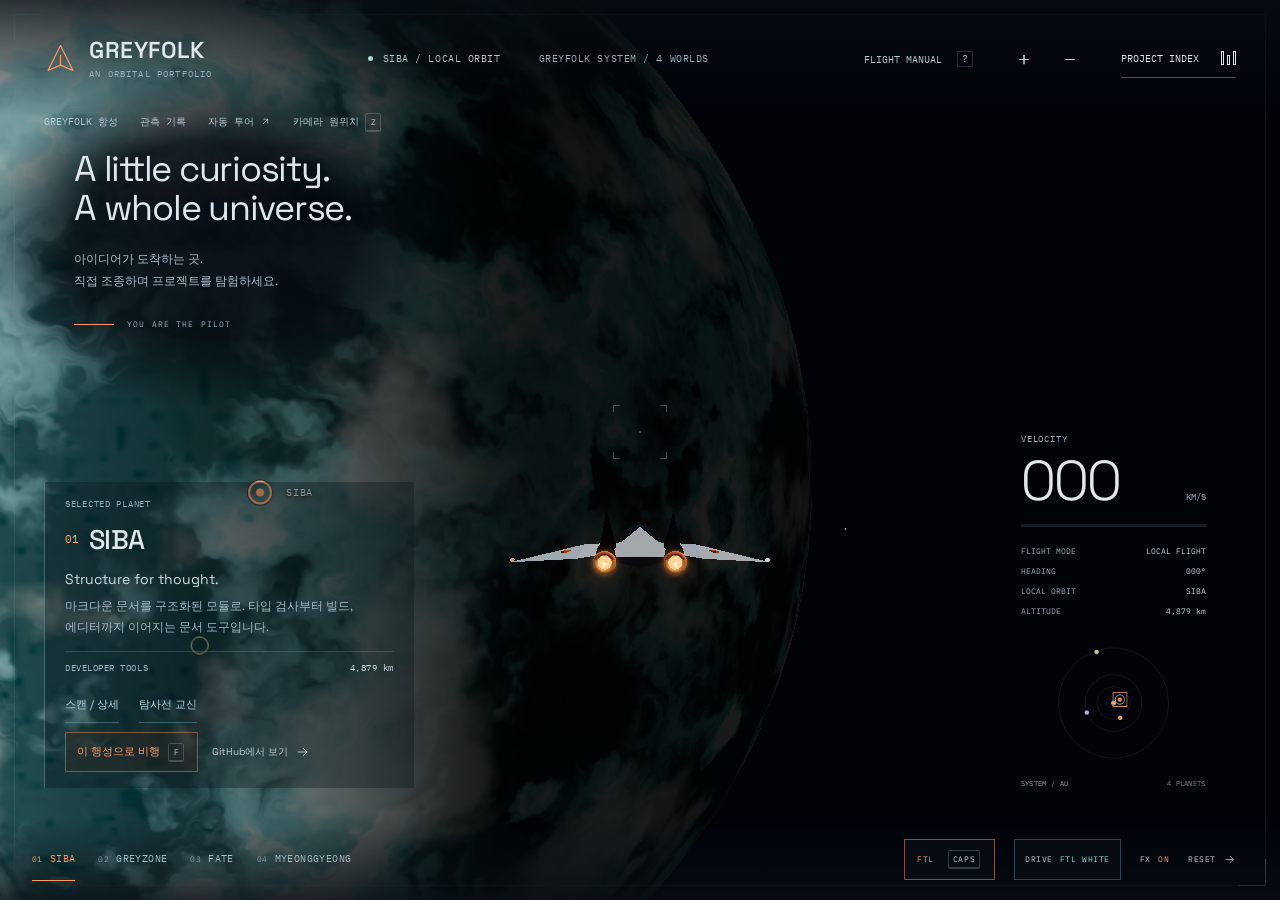
<file: index.html>
<!doctype html>
<html lang="ko">
  <head>
    <meta charset="UTF-8" />
    <meta name="viewport" content="width=device-width, initial-scale=1.0, viewport-fit=cover" />
    <meta name="theme-color" content="#080e14" />
    <meta name="description" content="Explore Greyfolk's projects. A playable journey through an orbital portfolio." />
    <link rel="icon" type="image/svg+xml" href="/favicon.svg" />
    <title>GREYFOLK — An orbital portfolio</title>
    <script type="module" crossorigin src="/assets/main-DBHv2wlA.js"></script>
    <link rel="modulepreload" crossorigin href="/assets/catalog-DRl95PrL.js">
    <link rel="modulepreload" crossorigin href="/assets/directory-DTv7NWkO.js">
    <link rel="modulepreload" crossorigin href="/assets/flight-model-rv3u9mqF.js">
    <link rel="stylesheet" crossorigin href="/assets/directory-h1FIi5xz.css">
    <link rel="stylesheet" crossorigin href="/assets/main-CfHWtFMU.css">
  </head>
  <body>
    <div id="app"></div>
    <noscript><main style="color:#e3eaf0;background:#080e14;padding:3rem;font-family:sans-serif"><h1>GREYFOLK</h1><p><a href="/projects.html">모든 프로젝트와 설명 보기</a></p><ul><li><a href="https://github.com/greyfolk99/siba">SIBA</a></li><li><a href="https://github.com/greyfolk99/claude-greyzone">Greyzone</a></li><li><a href="https://github.com/greyfolk99/fate-js">Fate</a></li><li><a href="https://greyfolk99.github.io/myeonggyeong/">명경</a></li></ul></main></noscript>
  </body>
</html>
</file>
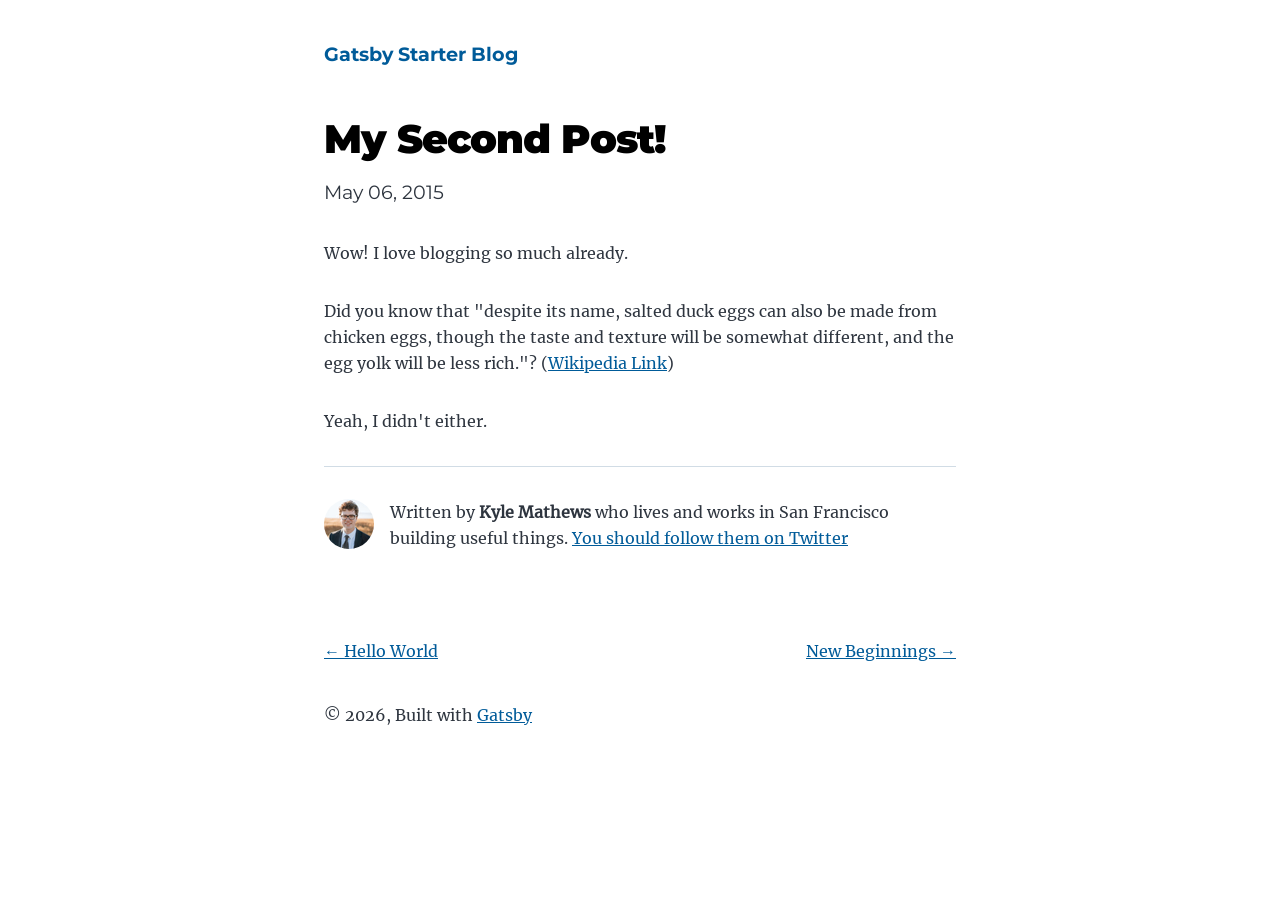
<file: my-second-post/index.html>
<!DOCTYPE html><html lang="en"><head><meta charSet="utf-8"/><meta http-equiv="x-ua-compatible" content="ie=edge"/><meta name="viewport" content="width=device-width, initial-scale=1, shrink-to-fit=no"/><meta name="generator" content="Gatsby 5.7.0"/><meta name="description" content="Wow! I love blogging so much already. Did you know that &quot;despite its name, salted duck eggs can also be made from
chicken eggs, though the taste and texture…" data-gatsby-head="true"/><meta property="og:title" content="My Second Post!" data-gatsby-head="true"/><meta property="og:description" content="Wow! I love blogging so much already. Did you know that &quot;despite its name, salted duck eggs can also be made from
chicken eggs, though the taste and texture…" data-gatsby-head="true"/><meta property="og:type" content="website" data-gatsby-head="true"/><meta name="twitter:card" content="summary" data-gatsby-head="true"/><meta name="twitter:creator" content="kylemathews" data-gatsby-head="true"/><meta name="twitter:title" content="My Second Post!" data-gatsby-head="true"/><meta name="twitter:description" content="Wow! I love blogging so much already. Did you know that &quot;despite its name, salted duck eggs can also be made from
chicken eggs, though the taste and texture…" data-gatsby-head="true"/><style data-href="/styles.7d940a7c8fecc63d186a.css" data-identity="gatsby-global-css">@font-face{font-display:swap;font-family:MontserratVariable;font-style:normal;font-weight:100 900;src:url(/static/montserrat-cyrillic-variable-wghtOnly-normal-f41a9bc7688bda1e84508030cb5c18fe.woff2) format("woff2");unicode-range:u+0301,u+0400-045f,u+0490-0491,u+04b0-04b1,u+2116}@font-face{font-display:swap;font-family:MontserratVariable;font-style:normal;font-weight:100 900;src:url(/static/montserrat-cyrillic-ext-variable-wghtOnly-normal-639b3c91831427d83cd3984af014778c.woff2) format("woff2");unicode-range:u+0460-052f,u+1c80-1c88,u+20b4,u+2de0-2dff,u+a640-a69f,u+fe2e-fe2f}@font-face{font-display:swap;font-family:MontserratVariable;font-style:normal;font-weight:100 900;src:url(/static/montserrat-latin-variable-wghtOnly-normal-b66f2d18f66f15c3ac56a2f4d68b3be5.woff2) format("woff2");unicode-range:u+00??,u+0131,u+0152-0153,u+02bb-02bc,u+02c6,u+02da,u+02dc,u+2000-206f,u+2074,u+20ac,u+2122,u+2191,u+2193,u+2212,u+2215,u+feff,u+fffd}@font-face{font-display:swap;font-family:MontserratVariable;font-style:normal;font-weight:100 900;src:url(/static/montserrat-latin-ext-variable-wghtOnly-normal-9f73369162c4382215d4317ba362fe1e.woff2) format("woff2");unicode-range:u+0100-024f,u+0259,u+1e??,u+2020,u+20a0-20ab,u+20ad-20cf,u+2113,u+2c60-2c7f,u+a720-a7ff}@font-face{font-display:swap;font-family:MontserratVariable;font-style:normal;font-weight:100 900;src:url([data-uri]) format("woff2");unicode-range:u+0102-0103,u+0110-0111,u+0128-0129,u+0168-0169,u+01a0-01a1,u+01af-01b0,u+1ea0-1ef9,u+20ab}@font-face{font-display:swap;font-family:Merriweather;font-style:normal;font-weight:400;src:url(/static/merriweather-cyrillic-ext-400-normal-2a880e22b1b888ab54652a36d43b7f16.woff2) format("woff2"),url(/static/merriweather-all-400-normal-5e7a0e6a9b864b89292d60ba5da59d4b.woff) format("woff");unicode-range:u+0460-052f,u+1c80-1c88,u+20b4,u+2de0-2dff,u+a640-a69f,u+fe2e-fe2f}@font-face{font-display:swap;font-family:Merriweather;font-style:normal;font-weight:400;src:url(/static/merriweather-cyrillic-400-normal-fde0b55efc50742fb57fbebbb11c572f.woff2) format("woff2"),url(/static/merriweather-all-400-normal-5e7a0e6a9b864b89292d60ba5da59d4b.woff) format("woff");unicode-range:u+0301,u+0400-045f,u+0490-0491,u+04b0-04b1,u+2116}@font-face{font-display:swap;font-family:Merriweather;font-style:normal;font-weight:400;src:url([data-uri]) format("woff2"),url(/static/merriweather-all-400-normal-5e7a0e6a9b864b89292d60ba5da59d4b.woff) format("woff");unicode-range:u+0102-0103,u+0110-0111,u+0128-0129,u+0168-0169,u+01a0-01a1,u+01af-01b0,u+1ea0-1ef9,u+20ab}@font-face{font-display:swap;font-family:Merriweather;font-style:normal;font-weight:400;src:url(/static/merriweather-latin-ext-400-normal-4657f5ab02d5923d223f96a9155a9bdc.woff2) format("woff2"),url(/static/merriweather-all-400-normal-5e7a0e6a9b864b89292d60ba5da59d4b.woff) format("woff");unicode-range:u+0100-024f,u+0259,u+1e??,u+2020,u+20a0-20ab,u+20ad-20cf,u+2113,u+2c60-2c7f,u+a720-a7ff}@font-face{font-display:swap;font-family:Merriweather;font-style:normal;font-weight:400;src:url(/static/merriweather-latin-400-normal-e009f21405b4d7e893674b69deb4cf4a.woff2) format("woff2"),url(/static/merriweather-all-400-normal-5e7a0e6a9b864b89292d60ba5da59d4b.woff) format("woff");unicode-range:u+00??,u+0131,u+0152-0153,u+02bb-02bc,u+02c6,u+02da,u+02dc,u+2000-206f,u+2074,u+20ac,u+2122,u+2191,u+2193,u+2212,u+2215,u+feff,u+fffd}

/*! normalize.css v8.0.1 | MIT License | github.com/necolas/normalize.css */html{-webkit-text-size-adjust:100%;line-height:1.15}body{margin:0}main{display:block}h1{font-size:2em;margin:.67em 0}hr{box-sizing:content-box;height:0;overflow:visible}pre{font-family:monospace,monospace;font-size:1em}a{background-color:transparent}abbr[title]{border-bottom:none;text-decoration:underline;-webkit-text-decoration:underline dotted;text-decoration:underline dotted}b,strong{font-weight:bolder}code,kbd,samp{font-family:monospace,monospace;font-size:1em}small{font-size:80%}sub,sup{font-size:75%;line-height:0;position:relative;vertical-align:baseline}sub{bottom:-.25em}sup{top:-.5em}img{border-style:none}button,input,optgroup,select,textarea{font-family:inherit;font-size:100%;line-height:1.15;margin:0}button,input{overflow:visible}button,select{text-transform:none}[type=button],[type=reset],[type=submit],button{-webkit-appearance:button}[type=button]::-moz-focus-inner,[type=reset]::-moz-focus-inner,[type=submit]::-moz-focus-inner,button::-moz-focus-inner{border-style:none;padding:0}[type=button]:-moz-focusring,[type=reset]:-moz-focusring,[type=submit]:-moz-focusring,button:-moz-focusring{outline:1px dotted ButtonText}fieldset{padding:.35em .75em .625em}legend{box-sizing:border-box;color:inherit;display:table;max-width:100%;padding:0;white-space:normal}progress{vertical-align:baseline}textarea{overflow:auto}[type=checkbox],[type=radio]{box-sizing:border-box;padding:0}[type=number]::-webkit-inner-spin-button,[type=number]::-webkit-outer-spin-button{height:auto}[type=search]{-webkit-appearance:textfield;outline-offset:-2px}[type=search]::-webkit-search-decoration{-webkit-appearance:none}::-webkit-file-upload-button{-webkit-appearance:button;font:inherit}details{display:block}summary{display:list-item}[hidden]{display:none}:root{--maxWidth-none:"none";--maxWidth-xs:20rem;--maxWidth-sm:24rem;--maxWidth-md:28rem;--maxWidth-lg:32rem;--maxWidth-xl:36rem;--maxWidth-2xl:42rem;--maxWidth-3xl:48rem;--maxWidth-4xl:56rem;--maxWidth-full:"100%";--maxWidth-wrapper:var(--maxWidth-2xl);--spacing-px:"1px";--spacing-0:0;--spacing-1:0.25rem;--spacing-2:0.5rem;--spacing-3:0.75rem;--spacing-4:1rem;--spacing-5:1.25rem;--spacing-6:1.5rem;--spacing-8:2rem;--spacing-10:2.5rem;--spacing-12:3rem;--spacing-16:4rem;--spacing-20:5rem;--spacing-24:6rem;--spacing-32:8rem;--fontFamily-sans:"MontserratVariable",system-ui,-apple-system,BlinkMacSystemFont,"Segoe UI",Roboto,"Helvetica Neue",Arial,"Noto Sans",sans-serif,"Apple Color Emoji","Segoe UI Emoji","Segoe UI Symbol","Noto Color Emoji";--fontFamily-serif:"Merriweather","Georgia",Cambria,"Times New Roman",Times,serif;--font-body:var(--fontFamily-serif);--font-heading:var(--fontFamily-sans);--fontWeight-normal:400;--fontWeight-bold:700;--fontWeight-black:900;--fontSize-root:16px;--lineHeight-none:1;--lineHeight-tight:1.1;--lineHeight-normal:1.5;--lineHeight-relaxed:1.625;--fontSize-0:0.833rem;--fontSize-1:1rem;--fontSize-2:1.2rem;--fontSize-3:1.44rem;--fontSize-4:1.728rem;--fontSize-5:2.074rem;--fontSize-6:2.488rem;--fontSize-7:2.986rem;--color-primary:#005b99;--color-text:#2e353f;--color-text-light:#4f5969;--color-heading:#1a202c;--color-heading-black:#000;--color-accent:#d1dce5}*,:after,:before{box-sizing:border-box}html{-webkit-font-smoothing:antialiased;-moz-osx-font-smoothing:grayscale;font-size:var(--fontSize-root);line-height:var(--lineHeight-normal)}body{color:var(--color-text);font-family:var(--font-body);font-size:var(--fontSize-1)}footer{padding:var(--spacing-6) var(--spacing-0)}hr{background:var(--color-accent);border:0;height:1px}h1,h2,h3,h4,h5,h6{font-family:var(--font-heading);letter-spacing:-.025em;line-height:var(--lineHeight-tight);margin-bottom:var(--spacing-6);margin-top:var(--spacing-12)}h2,h3,h4,h5,h6{color:var(--color-heading);font-weight:var(--fontWeight-bold)}h1{color:var(--color-heading-black);font-size:var(--fontSize-6);font-weight:var(--fontWeight-black)}h2{font-size:var(--fontSize-5)}h3{font-size:var(--fontSize-4)}h4{font-size:var(--fontSize-3)}h5{font-size:var(--fontSize-2)}h6{font-size:var(--fontSize-1)}h1>a,h2>a,h3>a,h4>a,h5>a,h6>a{color:inherit;text-decoration:none}p{--baseline-multiplier:0.179;--x-height-multiplier:0.35;line-height:var(--lineHeight-relaxed);margin:var(--spacing-0) var(--spacing-0) var(--spacing-8) var(--spacing-0)}ol,p,ul{padding:var(--spacing-0)}ol,ul{list-style-image:none;list-style-position:outside;margin-bottom:var(--spacing-8);margin-left:var(--spacing-0);margin-right:var(--spacing-0)}ol li,ul li{padding-left:var(--spacing-0)}li>p,ol li,ul li{margin-bottom:calc(var(--spacing-8)/2)}li :last-child{margin-bottom:var(--spacing-0)}li>ul{margin-left:var(--spacing-8);margin-top:calc(var(--spacing-8)/2)}blockquote{border-left:var(--spacing-1) solid var(--color-primary);color:var(--color-text-light);font-size:var(--fontSize-2);font-style:italic;margin-bottom:var(--spacing-8);margin-left:calc(var(--spacing-6)*-1);margin-right:var(--spacing-8);padding:var(--spacing-0) var(--spacing-0) var(--spacing-0) var(--spacing-6)}blockquote>:last-child{margin-bottom:var(--spacing-0)}blockquote>ol,blockquote>ul{list-style-position:inside}table{border-collapse:collapse;border-spacing:.25rem;margin-bottom:var(--spacing-8);width:100%}table thead tr th{border-bottom:1px solid var(--color-accent)}a{color:var(--color-primary)}a:focus,a:hover{text-decoration:none}.global-wrapper{margin:var(--spacing-0) auto;max-width:var(--maxWidth-wrapper);padding:var(--spacing-10) var(--spacing-5)}.global-wrapper[data-is-root-path=true] .bio{margin-bottom:var(--spacing-20)}.global-header{margin-bottom:var(--spacing-12)}.main-heading{font-size:var(--fontSize-7);margin:0}.post-list-item{margin-bottom:var(--spacing-8);margin-top:var(--spacing-8)}.post-list-item p{margin-bottom:var(--spacing-0)}.post-list-item h2{color:var(--color-primary);font-size:var(--fontSize-4);margin-bottom:var(--spacing-2);margin-top:var(--spacing-0)}.post-list-item header{margin-bottom:var(--spacing-4)}.header-link-home{font-family:var(--font-heading);font-size:var(--fontSize-2);font-weight:var(--fontWeight-bold);text-decoration:none}.bio{display:flex;margin-bottom:var(--spacing-16)}.bio p,.bio-avatar{margin-bottom:var(--spacing-0)}.bio-avatar{border-radius:100%;margin-right:var(--spacing-4);min-width:50px}.blog-post header h1{margin:var(--spacing-0) var(--spacing-0) var(--spacing-4) var(--spacing-0)}.blog-post header p{font-family:var(--font-heading);font-size:var(--fontSize-2)}.blog-post-nav ul{margin:var(--spacing-0)}.gatsby-highlight{margin-bottom:var(--spacing-8)}@media (max-width:42rem){blockquote{margin-left:var(--spacing-0);padding:var(--spacing-0) var(--spacing-0) var(--spacing-0) var(--spacing-4)}ol,ul{list-style-position:inside}}code[class*=language-],pre[class*=language-]{word-wrap:normal;background:none;color:#000;font-family:Consolas,Monaco,Andale Mono,Ubuntu Mono,monospace;font-size:1em;-webkit-hyphens:none;hyphens:none;line-height:1.5;tab-size:4;text-align:left;text-shadow:0 1px #fff;white-space:pre;word-break:normal;word-spacing:normal}code[class*=language-] ::selection,code[class*=language-]::selection,pre[class*=language-] ::selection,pre[class*=language-]::selection{background:#b3d4fc;text-shadow:none}@media print{code[class*=language-],pre[class*=language-]{text-shadow:none}}pre[class*=language-]{margin:.5em 0;overflow:auto;padding:1em}:not(pre)>code[class*=language-],pre[class*=language-]{background:#f5f2f0}:not(pre)>code[class*=language-]{border-radius:.3em;padding:.1em;white-space:normal}.token.cdata,.token.comment,.token.doctype,.token.prolog{color:#708090}.token.punctuation{color:#999}.token.namespace{opacity:.7}.token.boolean,.token.constant,.token.deleted,.token.number,.token.property,.token.symbol,.token.tag{color:#905}.token.attr-name,.token.builtin,.token.char,.token.inserted,.token.selector,.token.string{color:#690}.language-css .token.string,.style .token.string,.token.entity,.token.operator,.token.url{background:hsla(0,0%,100%,.5);color:#9a6e3a}.token.atrule,.token.attr-value,.token.keyword{color:#07a}.token.class-name,.token.function{color:#dd4a68}.token.important,.token.regex,.token.variable{color:#e90}.token.bold,.token.important{font-weight:700}.token.italic{font-style:italic}.token.entity{cursor:help}</style><style>.gatsby-image-wrapper{position:relative;overflow:hidden}.gatsby-image-wrapper picture.object-fit-polyfill{position:static!important}.gatsby-image-wrapper img{bottom:0;height:100%;left:0;margin:0;max-width:none;padding:0;position:absolute;right:0;top:0;width:100%;object-fit:cover}.gatsby-image-wrapper [data-main-image]{opacity:0;transform:translateZ(0);transition:opacity .25s linear;will-change:opacity}.gatsby-image-wrapper-constrained{display:inline-block;vertical-align:top}</style><noscript><style>.gatsby-image-wrapper noscript [data-main-image]{opacity:1!important}.gatsby-image-wrapper [data-placeholder-image]{opacity:0!important}</style></noscript><script type="module">const e="undefined"!=typeof HTMLImageElement&&"loading"in HTMLImageElement.prototype;e&&document.body.addEventListener("load",(function(e){const t=e.target;if(void 0===t.dataset.mainImage)return;if(void 0===t.dataset.gatsbyImageSsr)return;let a=null,n=t;for(;null===a&&n;)void 0!==n.parentNode.dataset.gatsbyImageWrapper&&(a=n.parentNode),n=n.parentNode;const o=a.querySelector("[data-placeholder-image]"),r=new Image;r.src=t.currentSrc,r.decode().catch((()=>{})).then((()=>{t.style.opacity=1,o&&(o.style.opacity=0,o.style.transition="opacity 500ms linear")}))}),!0);</script><link rel="alternate" type="application/rss+xml" title="Gatsby Starter Blog RSS Feed" href="/rss.xml"/><link rel="icon" href="/favicon-32x32.png?v=4a9773549091c227cd2eb82ccd9c5e3a" type="image/png"/><link rel="manifest" href="/manifest.webmanifest" crossorigin="anonymous"/><link rel="apple-touch-icon" sizes="48x48" href="/icons/icon-48x48.png?v=4a9773549091c227cd2eb82ccd9c5e3a"/><link rel="apple-touch-icon" sizes="72x72" href="/icons/icon-72x72.png?v=4a9773549091c227cd2eb82ccd9c5e3a"/><link rel="apple-touch-icon" sizes="96x96" href="/icons/icon-96x96.png?v=4a9773549091c227cd2eb82ccd9c5e3a"/><link rel="apple-touch-icon" sizes="144x144" href="/icons/icon-144x144.png?v=4a9773549091c227cd2eb82ccd9c5e3a"/><link rel="apple-touch-icon" sizes="192x192" href="/icons/icon-192x192.png?v=4a9773549091c227cd2eb82ccd9c5e3a"/><link rel="apple-touch-icon" sizes="256x256" href="/icons/icon-256x256.png?v=4a9773549091c227cd2eb82ccd9c5e3a"/><link rel="apple-touch-icon" sizes="384x384" href="/icons/icon-384x384.png?v=4a9773549091c227cd2eb82ccd9c5e3a"/><link rel="apple-touch-icon" sizes="512x512" href="/icons/icon-512x512.png?v=4a9773549091c227cd2eb82ccd9c5e3a"/><title data-gatsby-head="true">My Second Post! | Gatsby Starter Blog</title></head><body><div id="___gatsby"><div style="outline:none" tabindex="-1" id="gatsby-focus-wrapper"><div class="global-wrapper" data-is-root-path="false"><header class="global-header"><a class="header-link-home" href="/">Gatsby Starter Blog</a></header><main><article class="blog-post" itemscope="" itemType="http://schema.org/Article"><header><h1 itemProp="headline">My Second Post!</h1><p>May 06, 2015</p></header><section itemProp="articleBody"><p>Wow! I love blogging so much already.</p>
<p>Did you know that "despite its name, salted duck eggs can also be made from
chicken eggs, though the taste and texture will be somewhat different, and the
egg yolk will be less rich."?
(<a href="https://en.wikipedia.org/wiki/Salted_duck_egg">Wikipedia Link</a>)</p>
<p>Yeah, I didn't either.</p></section><hr/><footer><div class="bio"><div data-gatsby-image-wrapper="" style="width:50px;height:50px" class="gatsby-image-wrapper bio-avatar"><div aria-hidden="true" data-placeholder-image="" style="opacity:1;transition:opacity 500ms linear;background-color:#f8f8f8;width:50px;height:50px;position:relative"></div><picture><source type="image/avif" data-srcset="/static/6dacf7b2c4db85249eda1745ffb570ed/d4bf4/profile-pic.avif 50w,/static/6dacf7b2c4db85249eda1745ffb570ed/ee81f/profile-pic.avif 100w" sizes="50px"/><source type="image/webp" data-srcset="/static/6dacf7b2c4db85249eda1745ffb570ed/3faea/profile-pic.webp 50w,/static/6dacf7b2c4db85249eda1745ffb570ed/6a679/profile-pic.webp 100w" sizes="50px"/><img data-gatsby-image-ssr="" layout="fixed" data-main-image="" style="opacity:0" sizes="50px" decoding="async" loading="lazy" data-src="/static/6dacf7b2c4db85249eda1745ffb570ed/e5610/profile-pic.png" data-srcset="/static/6dacf7b2c4db85249eda1745ffb570ed/e5610/profile-pic.png 50w,/static/6dacf7b2c4db85249eda1745ffb570ed/e9b55/profile-pic.png 100w" alt="Profile picture"/></picture><noscript><picture><source type="image/avif" srcSet="/static/6dacf7b2c4db85249eda1745ffb570ed/d4bf4/profile-pic.avif 50w,/static/6dacf7b2c4db85249eda1745ffb570ed/ee81f/profile-pic.avif 100w" sizes="50px"/><source type="image/webp" srcSet="/static/6dacf7b2c4db85249eda1745ffb570ed/3faea/profile-pic.webp 50w,/static/6dacf7b2c4db85249eda1745ffb570ed/6a679/profile-pic.webp 100w" sizes="50px"/><img data-gatsby-image-ssr="" layout="fixed" data-main-image="" style="opacity:0" sizes="50px" decoding="async" loading="lazy" src="/static/6dacf7b2c4db85249eda1745ffb570ed/e5610/profile-pic.png" srcSet="/static/6dacf7b2c4db85249eda1745ffb570ed/e5610/profile-pic.png 50w,/static/6dacf7b2c4db85249eda1745ffb570ed/e9b55/profile-pic.png 100w" alt="Profile picture"/></picture></noscript><script type="module">const t="undefined"!=typeof HTMLImageElement&&"loading"in HTMLImageElement.prototype;if(t){const t=document.querySelectorAll("img[data-main-image]");for(let e of t){e.dataset.src&&(e.setAttribute("src",e.dataset.src),e.removeAttribute("data-src")),e.dataset.srcset&&(e.setAttribute("srcset",e.dataset.srcset),e.removeAttribute("data-srcset"));const t=e.parentNode.querySelectorAll("source[data-srcset]");for(let e of t)e.setAttribute("srcset",e.dataset.srcset),e.removeAttribute("data-srcset");e.complete&&(e.style.opacity=1,e.parentNode.parentNode.querySelector("[data-placeholder-image]").style.opacity=0)}}</script></div><p>Written by <strong>Kyle Mathews</strong> <!-- -->who lives and works in San Francisco building useful things.<!-- --> <a href="https://twitter.com/kylemathews">You should follow them on Twitter</a></p></div></footer></article><nav class="blog-post-nav"><ul style="display:flex;flex-wrap:wrap;justify-content:space-between;list-style:none;padding:0"><li><a rel="prev" href="/hello-world/">← <!-- -->Hello World</a></li><li><a rel="next" href="/new-beginnings/">New Beginnings<!-- --> →</a></li></ul></nav></main><footer>© <!-- -->2023<!-- -->, Built with<!-- --> <a href="https://www.gatsbyjs.com">Gatsby</a></footer></div></div><div id="gatsby-announcer" style="position:absolute;top:0;width:1px;height:1px;padding:0;overflow:hidden;clip:rect(0, 0, 0, 0);white-space:nowrap;border:0" aria-live="assertive" aria-atomic="true"></div></div><script id="gatsby-script-loader">/*<![CDATA[*/window.pagePath="/my-second-post/";/*]]>*/</script><!-- slice-start id="_gatsby-scripts-1" -->
          <script
            id="gatsby-chunk-mapping"
          >
            window.___chunkMapping="{\"app\":[\"/app-af42fc9da8fea2b7ab63.js\"],\"component---src-pages-404-js\":[\"/component---src-pages-404-js-c76f759449b7ac2e3392.js\"],\"component---src-pages-index-js\":[\"/component---src-pages-index-js-350e9b4aa85349fee1e3.js\"],\"component---src-pages-using-typescript-tsx\":[\"/component---src-pages-using-typescript-tsx-08405464d01c923fda06.js\"],\"component---src-templates-blog-post-js\":[\"/component---src-templates-blog-post-js-c66e12eb4b10a9ee344e.js\"]}";
          </script>
        <script>window.___webpackCompilationHash="390e58ae83183afd78dc";</script><script src="/webpack-runtime-c37cd3a37773cc37a863.js" async></script><script src="/framework-0ff3ad83d0d20e5cd061.js" async></script><script src="/app-af42fc9da8fea2b7ab63.js" async></script><!-- slice-end id="_gatsby-scripts-1" --></body></html>
</file>
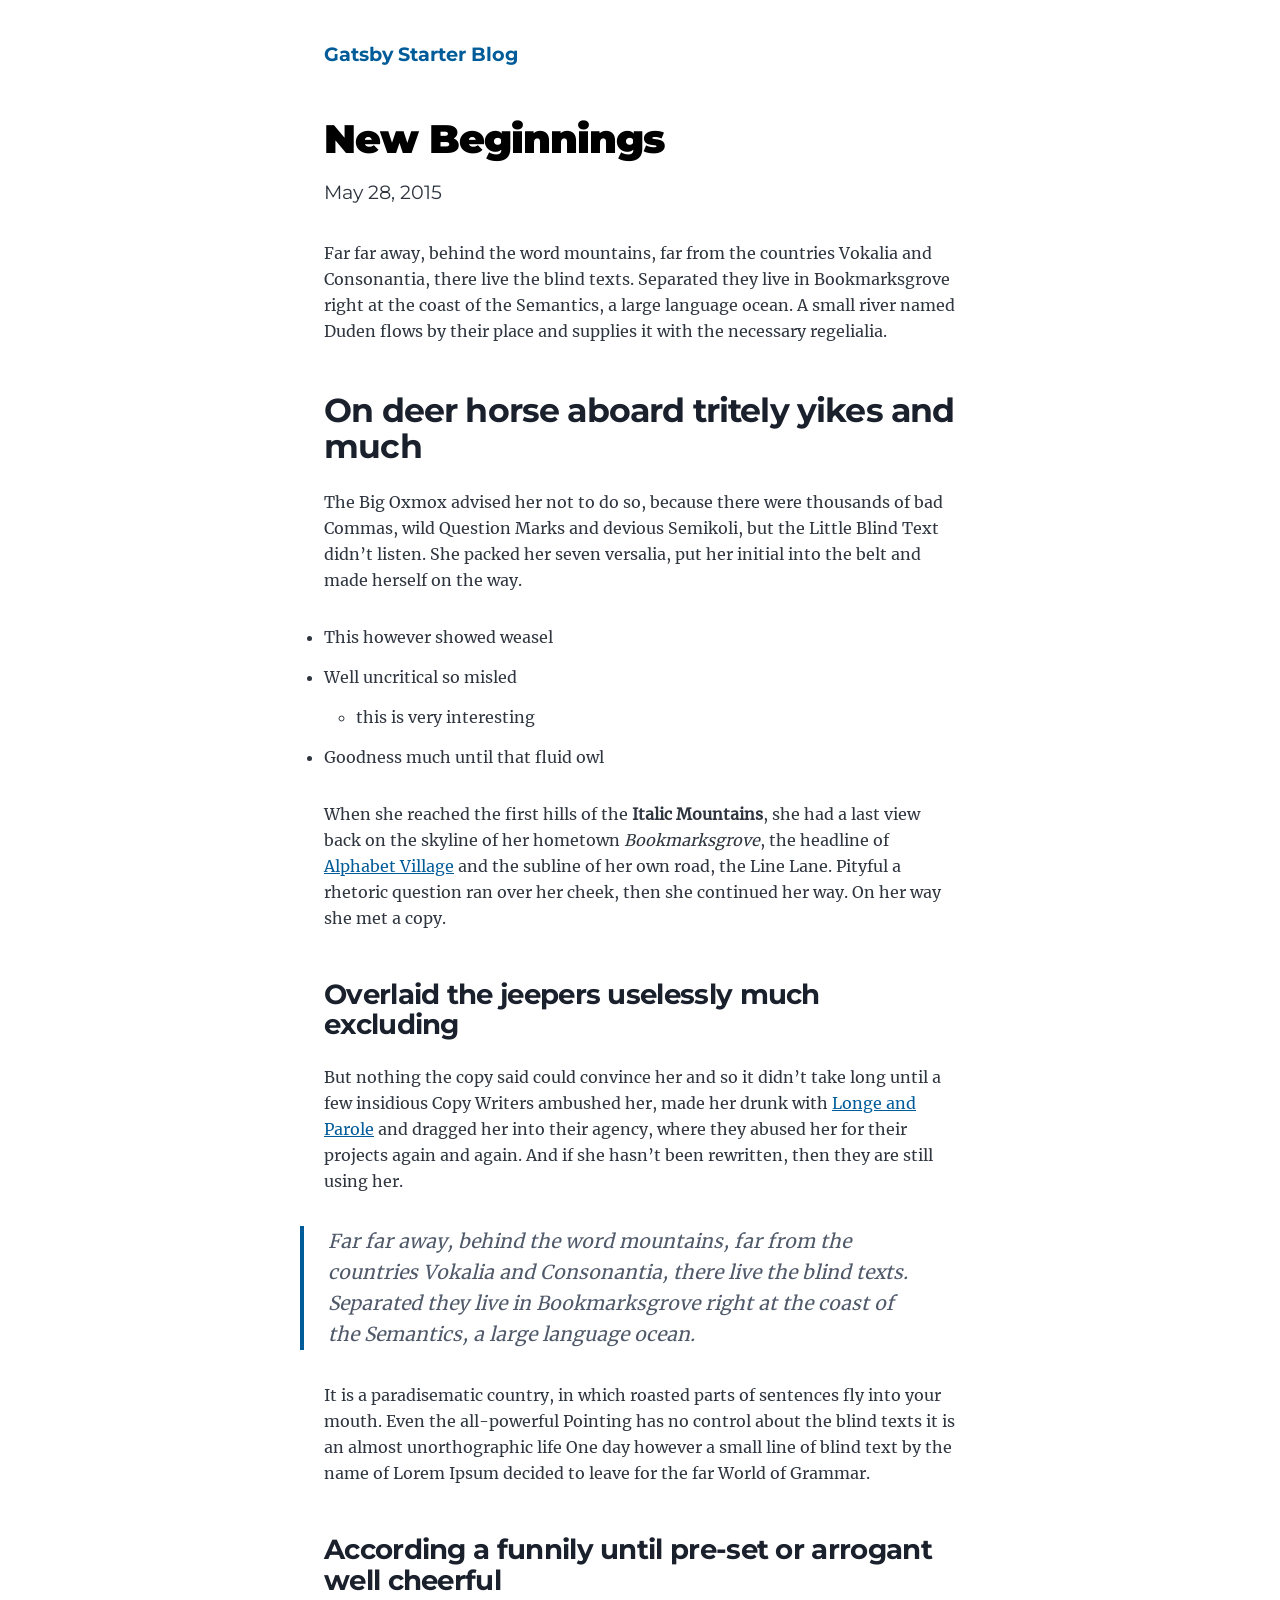
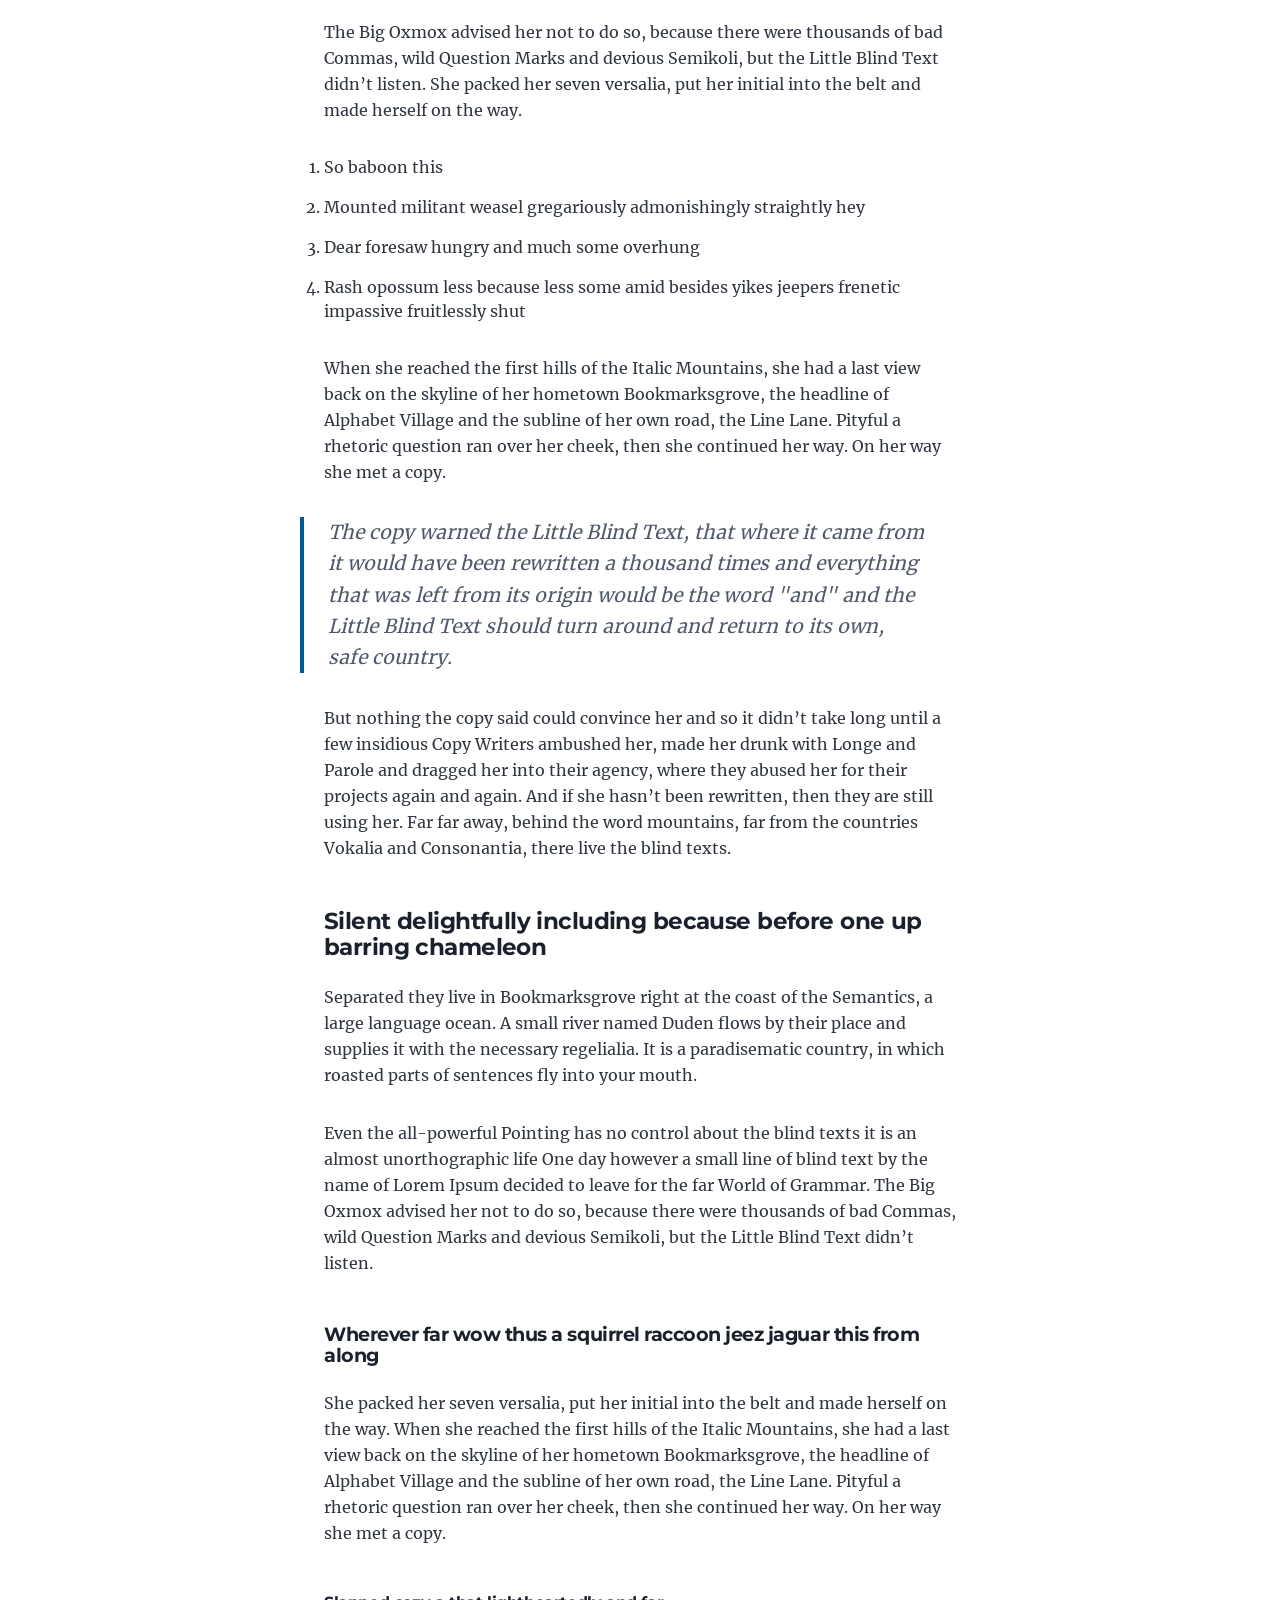
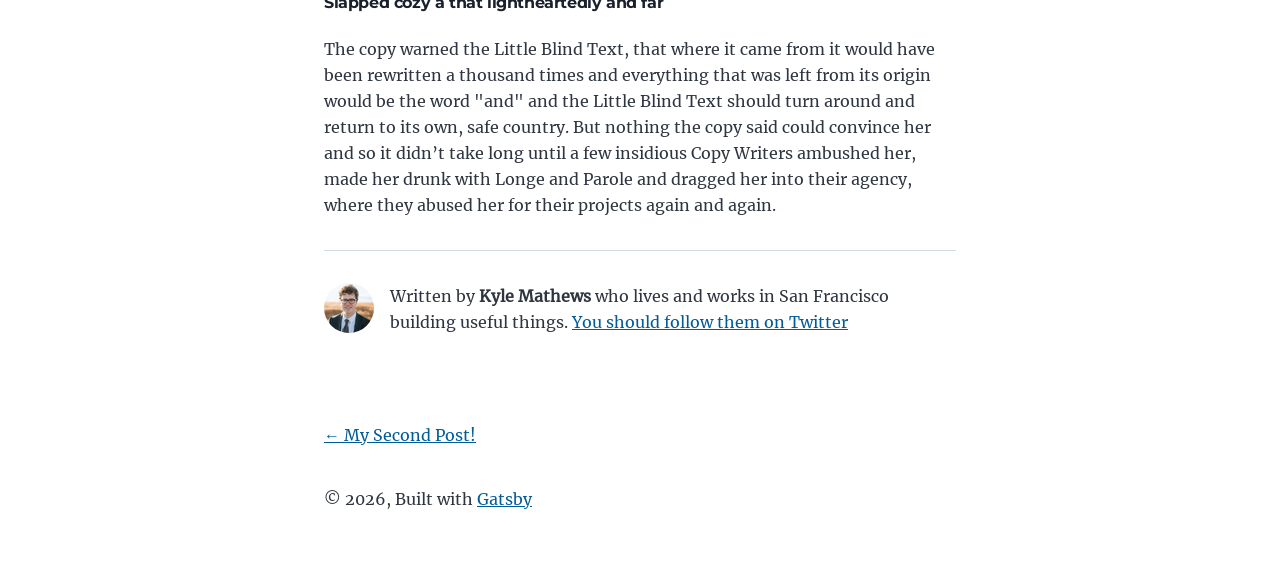
<file: new-beginnings/index.html>
<!DOCTYPE html><html lang="en"><head><meta charSet="utf-8"/><meta http-equiv="x-ua-compatible" content="ie=edge"/><meta name="viewport" content="width=device-width, initial-scale=1, shrink-to-fit=no"/><meta name="generator" content="Gatsby 5.7.0"/><meta name="description" content="This is a custom description for SEO and Open Graph purposes, rather than the default generated excerpt. Simply add a description field to the frontmatter." data-gatsby-head="true"/><meta property="og:title" content="New Beginnings" data-gatsby-head="true"/><meta property="og:description" content="This is a custom description for SEO and Open Graph purposes, rather than the default generated excerpt. Simply add a description field to the frontmatter." data-gatsby-head="true"/><meta property="og:type" content="website" data-gatsby-head="true"/><meta name="twitter:card" content="summary" data-gatsby-head="true"/><meta name="twitter:creator" content="kylemathews" data-gatsby-head="true"/><meta name="twitter:title" content="New Beginnings" data-gatsby-head="true"/><meta name="twitter:description" content="This is a custom description for SEO and Open Graph purposes, rather than the default generated excerpt. Simply add a description field to the frontmatter." data-gatsby-head="true"/><style data-href="/styles.7d940a7c8fecc63d186a.css" data-identity="gatsby-global-css">@font-face{font-display:swap;font-family:MontserratVariable;font-style:normal;font-weight:100 900;src:url(/static/montserrat-cyrillic-variable-wghtOnly-normal-f41a9bc7688bda1e84508030cb5c18fe.woff2) format("woff2");unicode-range:u+0301,u+0400-045f,u+0490-0491,u+04b0-04b1,u+2116}@font-face{font-display:swap;font-family:MontserratVariable;font-style:normal;font-weight:100 900;src:url(/static/montserrat-cyrillic-ext-variable-wghtOnly-normal-639b3c91831427d83cd3984af014778c.woff2) format("woff2");unicode-range:u+0460-052f,u+1c80-1c88,u+20b4,u+2de0-2dff,u+a640-a69f,u+fe2e-fe2f}@font-face{font-display:swap;font-family:MontserratVariable;font-style:normal;font-weight:100 900;src:url(/static/montserrat-latin-variable-wghtOnly-normal-b66f2d18f66f15c3ac56a2f4d68b3be5.woff2) format("woff2");unicode-range:u+00??,u+0131,u+0152-0153,u+02bb-02bc,u+02c6,u+02da,u+02dc,u+2000-206f,u+2074,u+20ac,u+2122,u+2191,u+2193,u+2212,u+2215,u+feff,u+fffd}@font-face{font-display:swap;font-family:MontserratVariable;font-style:normal;font-weight:100 900;src:url(/static/montserrat-latin-ext-variable-wghtOnly-normal-9f73369162c4382215d4317ba362fe1e.woff2) format("woff2");unicode-range:u+0100-024f,u+0259,u+1e??,u+2020,u+20a0-20ab,u+20ad-20cf,u+2113,u+2c60-2c7f,u+a720-a7ff}@font-face{font-display:swap;font-family:MontserratVariable;font-style:normal;font-weight:100 900;src:url([data-uri]) format("woff2");unicode-range:u+0102-0103,u+0110-0111,u+0128-0129,u+0168-0169,u+01a0-01a1,u+01af-01b0,u+1ea0-1ef9,u+20ab}@font-face{font-display:swap;font-family:Merriweather;font-style:normal;font-weight:400;src:url(/static/merriweather-cyrillic-ext-400-normal-2a880e22b1b888ab54652a36d43b7f16.woff2) format("woff2"),url(/static/merriweather-all-400-normal-5e7a0e6a9b864b89292d60ba5da59d4b.woff) format("woff");unicode-range:u+0460-052f,u+1c80-1c88,u+20b4,u+2de0-2dff,u+a640-a69f,u+fe2e-fe2f}@font-face{font-display:swap;font-family:Merriweather;font-style:normal;font-weight:400;src:url(/static/merriweather-cyrillic-400-normal-fde0b55efc50742fb57fbebbb11c572f.woff2) format("woff2"),url(/static/merriweather-all-400-normal-5e7a0e6a9b864b89292d60ba5da59d4b.woff) format("woff");unicode-range:u+0301,u+0400-045f,u+0490-0491,u+04b0-04b1,u+2116}@font-face{font-display:swap;font-family:Merriweather;font-style:normal;font-weight:400;src:url([data-uri]) format("woff2"),url(/static/merriweather-all-400-normal-5e7a0e6a9b864b89292d60ba5da59d4b.woff) format("woff");unicode-range:u+0102-0103,u+0110-0111,u+0128-0129,u+0168-0169,u+01a0-01a1,u+01af-01b0,u+1ea0-1ef9,u+20ab}@font-face{font-display:swap;font-family:Merriweather;font-style:normal;font-weight:400;src:url(/static/merriweather-latin-ext-400-normal-4657f5ab02d5923d223f96a9155a9bdc.woff2) format("woff2"),url(/static/merriweather-all-400-normal-5e7a0e6a9b864b89292d60ba5da59d4b.woff) format("woff");unicode-range:u+0100-024f,u+0259,u+1e??,u+2020,u+20a0-20ab,u+20ad-20cf,u+2113,u+2c60-2c7f,u+a720-a7ff}@font-face{font-display:swap;font-family:Merriweather;font-style:normal;font-weight:400;src:url(/static/merriweather-latin-400-normal-e009f21405b4d7e893674b69deb4cf4a.woff2) format("woff2"),url(/static/merriweather-all-400-normal-5e7a0e6a9b864b89292d60ba5da59d4b.woff) format("woff");unicode-range:u+00??,u+0131,u+0152-0153,u+02bb-02bc,u+02c6,u+02da,u+02dc,u+2000-206f,u+2074,u+20ac,u+2122,u+2191,u+2193,u+2212,u+2215,u+feff,u+fffd}

/*! normalize.css v8.0.1 | MIT License | github.com/necolas/normalize.css */html{-webkit-text-size-adjust:100%;line-height:1.15}body{margin:0}main{display:block}h1{font-size:2em;margin:.67em 0}hr{box-sizing:content-box;height:0;overflow:visible}pre{font-family:monospace,monospace;font-size:1em}a{background-color:transparent}abbr[title]{border-bottom:none;text-decoration:underline;-webkit-text-decoration:underline dotted;text-decoration:underline dotted}b,strong{font-weight:bolder}code,kbd,samp{font-family:monospace,monospace;font-size:1em}small{font-size:80%}sub,sup{font-size:75%;line-height:0;position:relative;vertical-align:baseline}sub{bottom:-.25em}sup{top:-.5em}img{border-style:none}button,input,optgroup,select,textarea{font-family:inherit;font-size:100%;line-height:1.15;margin:0}button,input{overflow:visible}button,select{text-transform:none}[type=button],[type=reset],[type=submit],button{-webkit-appearance:button}[type=button]::-moz-focus-inner,[type=reset]::-moz-focus-inner,[type=submit]::-moz-focus-inner,button::-moz-focus-inner{border-style:none;padding:0}[type=button]:-moz-focusring,[type=reset]:-moz-focusring,[type=submit]:-moz-focusring,button:-moz-focusring{outline:1px dotted ButtonText}fieldset{padding:.35em .75em .625em}legend{box-sizing:border-box;color:inherit;display:table;max-width:100%;padding:0;white-space:normal}progress{vertical-align:baseline}textarea{overflow:auto}[type=checkbox],[type=radio]{box-sizing:border-box;padding:0}[type=number]::-webkit-inner-spin-button,[type=number]::-webkit-outer-spin-button{height:auto}[type=search]{-webkit-appearance:textfield;outline-offset:-2px}[type=search]::-webkit-search-decoration{-webkit-appearance:none}::-webkit-file-upload-button{-webkit-appearance:button;font:inherit}details{display:block}summary{display:list-item}[hidden]{display:none}:root{--maxWidth-none:"none";--maxWidth-xs:20rem;--maxWidth-sm:24rem;--maxWidth-md:28rem;--maxWidth-lg:32rem;--maxWidth-xl:36rem;--maxWidth-2xl:42rem;--maxWidth-3xl:48rem;--maxWidth-4xl:56rem;--maxWidth-full:"100%";--maxWidth-wrapper:var(--maxWidth-2xl);--spacing-px:"1px";--spacing-0:0;--spacing-1:0.25rem;--spacing-2:0.5rem;--spacing-3:0.75rem;--spacing-4:1rem;--spacing-5:1.25rem;--spacing-6:1.5rem;--spacing-8:2rem;--spacing-10:2.5rem;--spacing-12:3rem;--spacing-16:4rem;--spacing-20:5rem;--spacing-24:6rem;--spacing-32:8rem;--fontFamily-sans:"MontserratVariable",system-ui,-apple-system,BlinkMacSystemFont,"Segoe UI",Roboto,"Helvetica Neue",Arial,"Noto Sans",sans-serif,"Apple Color Emoji","Segoe UI Emoji","Segoe UI Symbol","Noto Color Emoji";--fontFamily-serif:"Merriweather","Georgia",Cambria,"Times New Roman",Times,serif;--font-body:var(--fontFamily-serif);--font-heading:var(--fontFamily-sans);--fontWeight-normal:400;--fontWeight-bold:700;--fontWeight-black:900;--fontSize-root:16px;--lineHeight-none:1;--lineHeight-tight:1.1;--lineHeight-normal:1.5;--lineHeight-relaxed:1.625;--fontSize-0:0.833rem;--fontSize-1:1rem;--fontSize-2:1.2rem;--fontSize-3:1.44rem;--fontSize-4:1.728rem;--fontSize-5:2.074rem;--fontSize-6:2.488rem;--fontSize-7:2.986rem;--color-primary:#005b99;--color-text:#2e353f;--color-text-light:#4f5969;--color-heading:#1a202c;--color-heading-black:#000;--color-accent:#d1dce5}*,:after,:before{box-sizing:border-box}html{-webkit-font-smoothing:antialiased;-moz-osx-font-smoothing:grayscale;font-size:var(--fontSize-root);line-height:var(--lineHeight-normal)}body{color:var(--color-text);font-family:var(--font-body);font-size:var(--fontSize-1)}footer{padding:var(--spacing-6) var(--spacing-0)}hr{background:var(--color-accent);border:0;height:1px}h1,h2,h3,h4,h5,h6{font-family:var(--font-heading);letter-spacing:-.025em;line-height:var(--lineHeight-tight);margin-bottom:var(--spacing-6);margin-top:var(--spacing-12)}h2,h3,h4,h5,h6{color:var(--color-heading);font-weight:var(--fontWeight-bold)}h1{color:var(--color-heading-black);font-size:var(--fontSize-6);font-weight:var(--fontWeight-black)}h2{font-size:var(--fontSize-5)}h3{font-size:var(--fontSize-4)}h4{font-size:var(--fontSize-3)}h5{font-size:var(--fontSize-2)}h6{font-size:var(--fontSize-1)}h1>a,h2>a,h3>a,h4>a,h5>a,h6>a{color:inherit;text-decoration:none}p{--baseline-multiplier:0.179;--x-height-multiplier:0.35;line-height:var(--lineHeight-relaxed);margin:var(--spacing-0) var(--spacing-0) var(--spacing-8) var(--spacing-0)}ol,p,ul{padding:var(--spacing-0)}ol,ul{list-style-image:none;list-style-position:outside;margin-bottom:var(--spacing-8);margin-left:var(--spacing-0);margin-right:var(--spacing-0)}ol li,ul li{padding-left:var(--spacing-0)}li>p,ol li,ul li{margin-bottom:calc(var(--spacing-8)/2)}li :last-child{margin-bottom:var(--spacing-0)}li>ul{margin-left:var(--spacing-8);margin-top:calc(var(--spacing-8)/2)}blockquote{border-left:var(--spacing-1) solid var(--color-primary);color:var(--color-text-light);font-size:var(--fontSize-2);font-style:italic;margin-bottom:var(--spacing-8);margin-left:calc(var(--spacing-6)*-1);margin-right:var(--spacing-8);padding:var(--spacing-0) var(--spacing-0) var(--spacing-0) var(--spacing-6)}blockquote>:last-child{margin-bottom:var(--spacing-0)}blockquote>ol,blockquote>ul{list-style-position:inside}table{border-collapse:collapse;border-spacing:.25rem;margin-bottom:var(--spacing-8);width:100%}table thead tr th{border-bottom:1px solid var(--color-accent)}a{color:var(--color-primary)}a:focus,a:hover{text-decoration:none}.global-wrapper{margin:var(--spacing-0) auto;max-width:var(--maxWidth-wrapper);padding:var(--spacing-10) var(--spacing-5)}.global-wrapper[data-is-root-path=true] .bio{margin-bottom:var(--spacing-20)}.global-header{margin-bottom:var(--spacing-12)}.main-heading{font-size:var(--fontSize-7);margin:0}.post-list-item{margin-bottom:var(--spacing-8);margin-top:var(--spacing-8)}.post-list-item p{margin-bottom:var(--spacing-0)}.post-list-item h2{color:var(--color-primary);font-size:var(--fontSize-4);margin-bottom:var(--spacing-2);margin-top:var(--spacing-0)}.post-list-item header{margin-bottom:var(--spacing-4)}.header-link-home{font-family:var(--font-heading);font-size:var(--fontSize-2);font-weight:var(--fontWeight-bold);text-decoration:none}.bio{display:flex;margin-bottom:var(--spacing-16)}.bio p,.bio-avatar{margin-bottom:var(--spacing-0)}.bio-avatar{border-radius:100%;margin-right:var(--spacing-4);min-width:50px}.blog-post header h1{margin:var(--spacing-0) var(--spacing-0) var(--spacing-4) var(--spacing-0)}.blog-post header p{font-family:var(--font-heading);font-size:var(--fontSize-2)}.blog-post-nav ul{margin:var(--spacing-0)}.gatsby-highlight{margin-bottom:var(--spacing-8)}@media (max-width:42rem){blockquote{margin-left:var(--spacing-0);padding:var(--spacing-0) var(--spacing-0) var(--spacing-0) var(--spacing-4)}ol,ul{list-style-position:inside}}code[class*=language-],pre[class*=language-]{word-wrap:normal;background:none;color:#000;font-family:Consolas,Monaco,Andale Mono,Ubuntu Mono,monospace;font-size:1em;-webkit-hyphens:none;hyphens:none;line-height:1.5;tab-size:4;text-align:left;text-shadow:0 1px #fff;white-space:pre;word-break:normal;word-spacing:normal}code[class*=language-] ::selection,code[class*=language-]::selection,pre[class*=language-] ::selection,pre[class*=language-]::selection{background:#b3d4fc;text-shadow:none}@media print{code[class*=language-],pre[class*=language-]{text-shadow:none}}pre[class*=language-]{margin:.5em 0;overflow:auto;padding:1em}:not(pre)>code[class*=language-],pre[class*=language-]{background:#f5f2f0}:not(pre)>code[class*=language-]{border-radius:.3em;padding:.1em;white-space:normal}.token.cdata,.token.comment,.token.doctype,.token.prolog{color:#708090}.token.punctuation{color:#999}.token.namespace{opacity:.7}.token.boolean,.token.constant,.token.deleted,.token.number,.token.property,.token.symbol,.token.tag{color:#905}.token.attr-name,.token.builtin,.token.char,.token.inserted,.token.selector,.token.string{color:#690}.language-css .token.string,.style .token.string,.token.entity,.token.operator,.token.url{background:hsla(0,0%,100%,.5);color:#9a6e3a}.token.atrule,.token.attr-value,.token.keyword{color:#07a}.token.class-name,.token.function{color:#dd4a68}.token.important,.token.regex,.token.variable{color:#e90}.token.bold,.token.important{font-weight:700}.token.italic{font-style:italic}.token.entity{cursor:help}</style><style>.gatsby-image-wrapper{position:relative;overflow:hidden}.gatsby-image-wrapper picture.object-fit-polyfill{position:static!important}.gatsby-image-wrapper img{bottom:0;height:100%;left:0;margin:0;max-width:none;padding:0;position:absolute;right:0;top:0;width:100%;object-fit:cover}.gatsby-image-wrapper [data-main-image]{opacity:0;transform:translateZ(0);transition:opacity .25s linear;will-change:opacity}.gatsby-image-wrapper-constrained{display:inline-block;vertical-align:top}</style><noscript><style>.gatsby-image-wrapper noscript [data-main-image]{opacity:1!important}.gatsby-image-wrapper [data-placeholder-image]{opacity:0!important}</style></noscript><script type="module">const e="undefined"!=typeof HTMLImageElement&&"loading"in HTMLImageElement.prototype;e&&document.body.addEventListener("load",(function(e){const t=e.target;if(void 0===t.dataset.mainImage)return;if(void 0===t.dataset.gatsbyImageSsr)return;let a=null,n=t;for(;null===a&&n;)void 0!==n.parentNode.dataset.gatsbyImageWrapper&&(a=n.parentNode),n=n.parentNode;const o=a.querySelector("[data-placeholder-image]"),r=new Image;r.src=t.currentSrc,r.decode().catch((()=>{})).then((()=>{t.style.opacity=1,o&&(o.style.opacity=0,o.style.transition="opacity 500ms linear")}))}),!0);</script><link rel="alternate" type="application/rss+xml" title="Gatsby Starter Blog RSS Feed" href="/rss.xml"/><link rel="icon" href="/favicon-32x32.png?v=4a9773549091c227cd2eb82ccd9c5e3a" type="image/png"/><link rel="manifest" href="/manifest.webmanifest" crossorigin="anonymous"/><link rel="apple-touch-icon" sizes="48x48" href="/icons/icon-48x48.png?v=4a9773549091c227cd2eb82ccd9c5e3a"/><link rel="apple-touch-icon" sizes="72x72" href="/icons/icon-72x72.png?v=4a9773549091c227cd2eb82ccd9c5e3a"/><link rel="apple-touch-icon" sizes="96x96" href="/icons/icon-96x96.png?v=4a9773549091c227cd2eb82ccd9c5e3a"/><link rel="apple-touch-icon" sizes="144x144" href="/icons/icon-144x144.png?v=4a9773549091c227cd2eb82ccd9c5e3a"/><link rel="apple-touch-icon" sizes="192x192" href="/icons/icon-192x192.png?v=4a9773549091c227cd2eb82ccd9c5e3a"/><link rel="apple-touch-icon" sizes="256x256" href="/icons/icon-256x256.png?v=4a9773549091c227cd2eb82ccd9c5e3a"/><link rel="apple-touch-icon" sizes="384x384" href="/icons/icon-384x384.png?v=4a9773549091c227cd2eb82ccd9c5e3a"/><link rel="apple-touch-icon" sizes="512x512" href="/icons/icon-512x512.png?v=4a9773549091c227cd2eb82ccd9c5e3a"/><title data-gatsby-head="true">New Beginnings | Gatsby Starter Blog</title></head><body><div id="___gatsby"><div style="outline:none" tabindex="-1" id="gatsby-focus-wrapper"><div class="global-wrapper" data-is-root-path="false"><header class="global-header"><a class="header-link-home" href="/">Gatsby Starter Blog</a></header><main><article class="blog-post" itemscope="" itemType="http://schema.org/Article"><header><h1 itemProp="headline">New Beginnings</h1><p>May 28, 2015</p></header><section itemProp="articleBody"><p>Far far away, behind the word mountains, far from the countries Vokalia and
Consonantia, there live the blind texts. Separated they live in Bookmarksgrove
right at the coast of the Semantics, a large language ocean. A small river named
Duden flows by their place and supplies it with the necessary regelialia.</p>
<h2>On deer horse aboard tritely yikes and much</h2>
<p>The Big Oxmox advised her not to do so, because there were thousands of bad
Commas, wild Question Marks and devious Semikoli, but the Little Blind Text
didn’t listen. She packed her seven versalia, put her initial into the belt and
made herself on the way.</p>
<ul>
<li>This however showed weasel</li>
<li>Well uncritical so misled
<ul>
<li>this is very interesting</li>
</ul>
</li>
<li>Goodness much until that fluid owl</li>
</ul>
<p>When she reached the first hills of the <strong>Italic Mountains</strong>, she had a last
view back on the skyline of her hometown <em>Bookmarksgrove</em>, the headline of
<a href="http://google.com">Alphabet Village</a> and the subline of her own road, the Line
Lane. Pityful a rhetoric question ran over her cheek, then she continued her
way. On her way she met a copy.</p>
<h3>Overlaid the jeepers uselessly much excluding</h3>
<p>But nothing the copy said could convince her and so it didn’t take long until a
few insidious Copy Writers ambushed her, made her drunk with
<a href="http://google.com">Longe and Parole</a> and dragged her into their agency, where
they abused her for their projects again and again. And if she hasn’t been
rewritten, then they are still using her.</p>
<blockquote>
<p>Far far away, behind the word mountains, far from the countries Vokalia and
Consonantia, there live the blind texts. Separated they live in Bookmarksgrove
right at the coast of the Semantics, a large language ocean.</p>
</blockquote>
<p>It is a paradisematic country, in which roasted parts of sentences fly into your
mouth. Even the all-powerful Pointing has no control about the blind texts it is
an almost unorthographic life One day however a small line of blind text by the
name of Lorem Ipsum decided to leave for the far World of Grammar.</p>
<h3>According a funnily until pre-set or arrogant well cheerful</h3>
<p>The Big Oxmox advised her not to do so, because there were thousands of bad
Commas, wild Question Marks and devious Semikoli, but the Little Blind Text
didn’t listen. She packed her seven versalia, put her initial into the belt and
made herself on the way.</p>
<ol>
<li>So baboon this</li>
<li>Mounted militant weasel gregariously admonishingly straightly hey</li>
<li>Dear foresaw hungry and much some overhung</li>
<li>Rash opossum less because less some amid besides yikes jeepers frenetic
impassive fruitlessly shut</li>
</ol>
<p>When she reached the first hills of the Italic Mountains, she had a last view
back on the skyline of her hometown Bookmarksgrove, the headline of Alphabet
Village and the subline of her own road, the Line Lane. Pityful a rhetoric
question ran over her cheek, then she continued her way. On her way she met a
copy.</p>
<blockquote>
<p>The copy warned the Little Blind Text, that where it came from it would have
been rewritten a thousand times and everything that was left from its origin
would be the word "and" and the Little Blind Text should turn around and
return to its own, safe country.</p>
</blockquote>
<p>But nothing the copy said could convince her and so it didn’t take long until a
few insidious Copy Writers ambushed her, made her drunk with Longe and Parole
and dragged her into their agency, where they abused her for their projects
again and again. And if she hasn’t been rewritten, then they are still using
her. Far far away, behind the word mountains, far from the countries Vokalia and
Consonantia, there live the blind texts.</p>
<h4>Silent delightfully including because before one up barring chameleon</h4>
<p>Separated they live in Bookmarksgrove right at the coast of the Semantics, a
large language ocean. A small river named Duden flows by their place and
supplies it with the necessary regelialia. It is a paradisematic country, in
which roasted parts of sentences fly into your mouth.</p>
<p>Even the all-powerful Pointing has no control about the blind texts it is an
almost unorthographic life One day however a small line of blind text by the
name of Lorem Ipsum decided to leave for the far World of Grammar. The Big Oxmox
advised her not to do so, because there were thousands of bad Commas, wild
Question Marks and devious Semikoli, but the Little Blind Text didn’t listen.</p>
<h5>Wherever far wow thus a squirrel raccoon jeez jaguar this from along</h5>
<p>She packed her seven versalia, put her initial into the belt and made herself on
the way. When she reached the first hills of the Italic Mountains, she had a
last view back on the skyline of her hometown Bookmarksgrove, the headline of
Alphabet Village and the subline of her own road, the Line Lane. Pityful a
rhetoric question ran over her cheek, then she continued her way. On her way she
met a copy.</p>
<h6>Slapped cozy a that lightheartedly and far</h6>
<p>The copy warned the Little Blind Text, that where it came from it would have
been rewritten a thousand times and everything that was left from its origin
would be the word "and" and the Little Blind Text should turn around and return
to its own, safe country. But nothing the copy said could convince her and so it
didn’t take long until a few insidious Copy Writers ambushed her, made her drunk
with Longe and Parole and dragged her into their agency, where they abused her
for their projects again and again.</p></section><hr/><footer><div class="bio"><div data-gatsby-image-wrapper="" style="width:50px;height:50px" class="gatsby-image-wrapper bio-avatar"><div aria-hidden="true" data-placeholder-image="" style="opacity:1;transition:opacity 500ms linear;background-color:#f8f8f8;width:50px;height:50px;position:relative"></div><picture><source type="image/avif" data-srcset="/static/6dacf7b2c4db85249eda1745ffb570ed/d4bf4/profile-pic.avif 50w,/static/6dacf7b2c4db85249eda1745ffb570ed/ee81f/profile-pic.avif 100w" sizes="50px"/><source type="image/webp" data-srcset="/static/6dacf7b2c4db85249eda1745ffb570ed/3faea/profile-pic.webp 50w,/static/6dacf7b2c4db85249eda1745ffb570ed/6a679/profile-pic.webp 100w" sizes="50px"/><img data-gatsby-image-ssr="" layout="fixed" data-main-image="" style="opacity:0" sizes="50px" decoding="async" loading="lazy" data-src="/static/6dacf7b2c4db85249eda1745ffb570ed/e5610/profile-pic.png" data-srcset="/static/6dacf7b2c4db85249eda1745ffb570ed/e5610/profile-pic.png 50w,/static/6dacf7b2c4db85249eda1745ffb570ed/e9b55/profile-pic.png 100w" alt="Profile picture"/></picture><noscript><picture><source type="image/avif" srcSet="/static/6dacf7b2c4db85249eda1745ffb570ed/d4bf4/profile-pic.avif 50w,/static/6dacf7b2c4db85249eda1745ffb570ed/ee81f/profile-pic.avif 100w" sizes="50px"/><source type="image/webp" srcSet="/static/6dacf7b2c4db85249eda1745ffb570ed/3faea/profile-pic.webp 50w,/static/6dacf7b2c4db85249eda1745ffb570ed/6a679/profile-pic.webp 100w" sizes="50px"/><img data-gatsby-image-ssr="" layout="fixed" data-main-image="" style="opacity:0" sizes="50px" decoding="async" loading="lazy" src="/static/6dacf7b2c4db85249eda1745ffb570ed/e5610/profile-pic.png" srcSet="/static/6dacf7b2c4db85249eda1745ffb570ed/e5610/profile-pic.png 50w,/static/6dacf7b2c4db85249eda1745ffb570ed/e9b55/profile-pic.png 100w" alt="Profile picture"/></picture></noscript><script type="module">const t="undefined"!=typeof HTMLImageElement&&"loading"in HTMLImageElement.prototype;if(t){const t=document.querySelectorAll("img[data-main-image]");for(let e of t){e.dataset.src&&(e.setAttribute("src",e.dataset.src),e.removeAttribute("data-src")),e.dataset.srcset&&(e.setAttribute("srcset",e.dataset.srcset),e.removeAttribute("data-srcset"));const t=e.parentNode.querySelectorAll("source[data-srcset]");for(let e of t)e.setAttribute("srcset",e.dataset.srcset),e.removeAttribute("data-srcset");e.complete&&(e.style.opacity=1,e.parentNode.parentNode.querySelector("[data-placeholder-image]").style.opacity=0)}}</script></div><p>Written by <strong>Kyle Mathews</strong> <!-- -->who lives and works in San Francisco building useful things.<!-- --> <a href="https://twitter.com/kylemathews">You should follow them on Twitter</a></p></div></footer></article><nav class="blog-post-nav"><ul style="display:flex;flex-wrap:wrap;justify-content:space-between;list-style:none;padding:0"><li><a rel="prev" href="/my-second-post/">← <!-- -->My Second Post!</a></li><li></li></ul></nav></main><footer>© <!-- -->2023<!-- -->, Built with<!-- --> <a href="https://www.gatsbyjs.com">Gatsby</a></footer></div></div><div id="gatsby-announcer" style="position:absolute;top:0;width:1px;height:1px;padding:0;overflow:hidden;clip:rect(0, 0, 0, 0);white-space:nowrap;border:0" aria-live="assertive" aria-atomic="true"></div></div><script id="gatsby-script-loader">/*<![CDATA[*/window.pagePath="/new-beginnings/";/*]]>*/</script><!-- slice-start id="_gatsby-scripts-1" -->
          <script
            id="gatsby-chunk-mapping"
          >
            window.___chunkMapping="{\"app\":[\"/app-af42fc9da8fea2b7ab63.js\"],\"component---src-pages-404-js\":[\"/component---src-pages-404-js-c76f759449b7ac2e3392.js\"],\"component---src-pages-index-js\":[\"/component---src-pages-index-js-350e9b4aa85349fee1e3.js\"],\"component---src-pages-using-typescript-tsx\":[\"/component---src-pages-using-typescript-tsx-08405464d01c923fda06.js\"],\"component---src-templates-blog-post-js\":[\"/component---src-templates-blog-post-js-c66e12eb4b10a9ee344e.js\"]}";
          </script>
        <script>window.___webpackCompilationHash="390e58ae83183afd78dc";</script><script src="/webpack-runtime-c37cd3a37773cc37a863.js" async></script><script src="/framework-0ff3ad83d0d20e5cd061.js" async></script><script src="/app-af42fc9da8fea2b7ab63.js" async></script><!-- slice-end id="_gatsby-scripts-1" --></body></html>
</file>
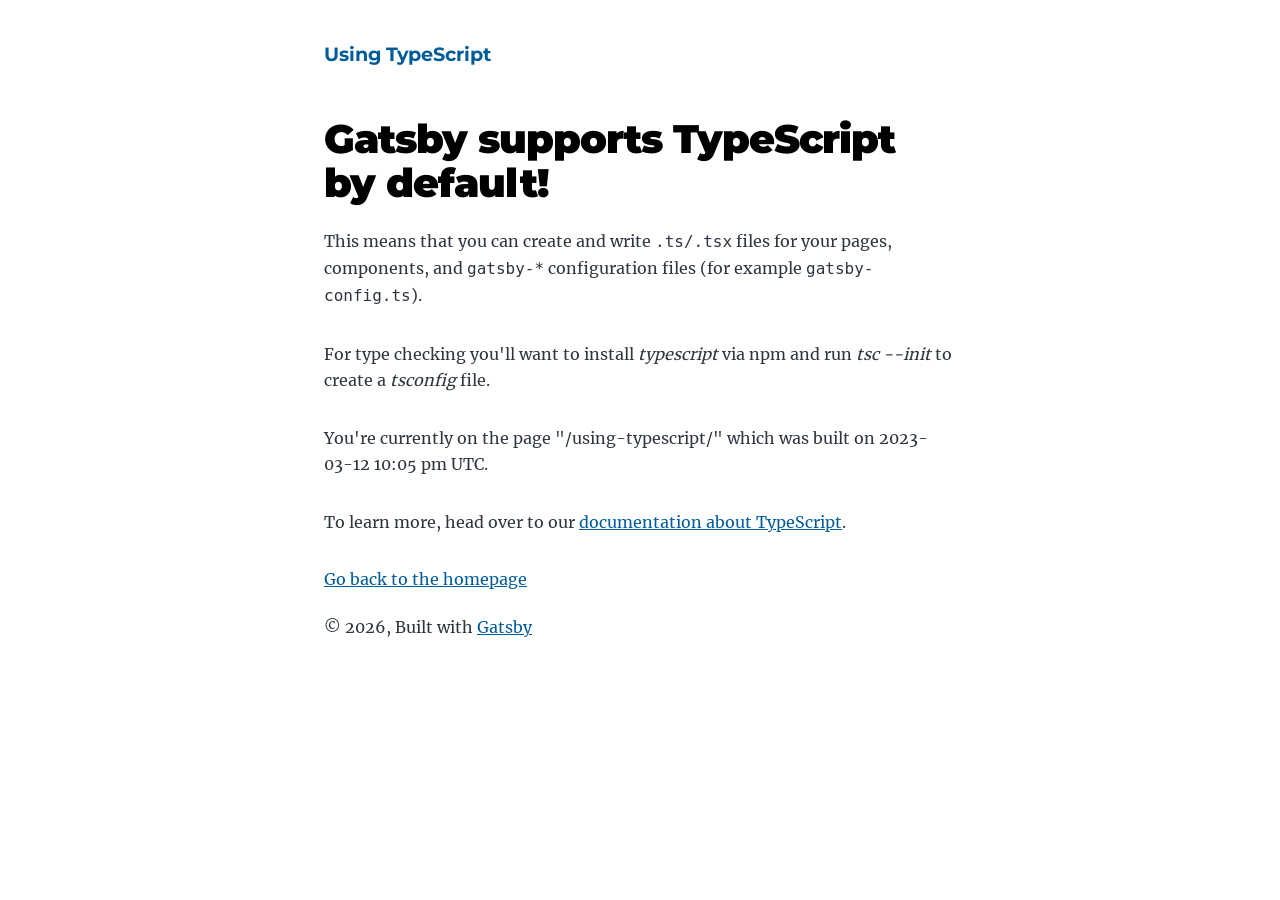
<file: using-typescript/index.html>
<!DOCTYPE html><html lang="en"><head><meta charSet="utf-8"/><meta http-equiv="x-ua-compatible" content="ie=edge"/><meta name="viewport" content="width=device-width, initial-scale=1, shrink-to-fit=no"/><meta name="generator" content="Gatsby 5.7.0"/><meta name="description" content="A starter blog demonstrating what Gatsby can do." data-gatsby-head="true"/><meta property="og:title" content="Using TypeScript" data-gatsby-head="true"/><meta property="og:description" content="A starter blog demonstrating what Gatsby can do." data-gatsby-head="true"/><meta property="og:type" content="website" data-gatsby-head="true"/><meta name="twitter:card" content="summary" data-gatsby-head="true"/><meta name="twitter:creator" content="kylemathews" data-gatsby-head="true"/><meta name="twitter:title" content="Using TypeScript" data-gatsby-head="true"/><meta name="twitter:description" content="A starter blog demonstrating what Gatsby can do." data-gatsby-head="true"/><style data-href="/styles.7d940a7c8fecc63d186a.css" data-identity="gatsby-global-css">@font-face{font-display:swap;font-family:MontserratVariable;font-style:normal;font-weight:100 900;src:url(/static/montserrat-cyrillic-variable-wghtOnly-normal-f41a9bc7688bda1e84508030cb5c18fe.woff2) format("woff2");unicode-range:u+0301,u+0400-045f,u+0490-0491,u+04b0-04b1,u+2116}@font-face{font-display:swap;font-family:MontserratVariable;font-style:normal;font-weight:100 900;src:url(/static/montserrat-cyrillic-ext-variable-wghtOnly-normal-639b3c91831427d83cd3984af014778c.woff2) format("woff2");unicode-range:u+0460-052f,u+1c80-1c88,u+20b4,u+2de0-2dff,u+a640-a69f,u+fe2e-fe2f}@font-face{font-display:swap;font-family:MontserratVariable;font-style:normal;font-weight:100 900;src:url(/static/montserrat-latin-variable-wghtOnly-normal-b66f2d18f66f15c3ac56a2f4d68b3be5.woff2) format("woff2");unicode-range:u+00??,u+0131,u+0152-0153,u+02bb-02bc,u+02c6,u+02da,u+02dc,u+2000-206f,u+2074,u+20ac,u+2122,u+2191,u+2193,u+2212,u+2215,u+feff,u+fffd}@font-face{font-display:swap;font-family:MontserratVariable;font-style:normal;font-weight:100 900;src:url(/static/montserrat-latin-ext-variable-wghtOnly-normal-9f73369162c4382215d4317ba362fe1e.woff2) format("woff2");unicode-range:u+0100-024f,u+0259,u+1e??,u+2020,u+20a0-20ab,u+20ad-20cf,u+2113,u+2c60-2c7f,u+a720-a7ff}@font-face{font-display:swap;font-family:MontserratVariable;font-style:normal;font-weight:100 900;src:url([data-uri]) format("woff2");unicode-range:u+0102-0103,u+0110-0111,u+0128-0129,u+0168-0169,u+01a0-01a1,u+01af-01b0,u+1ea0-1ef9,u+20ab}@font-face{font-display:swap;font-family:Merriweather;font-style:normal;font-weight:400;src:url(/static/merriweather-cyrillic-ext-400-normal-2a880e22b1b888ab54652a36d43b7f16.woff2) format("woff2"),url(/static/merriweather-all-400-normal-5e7a0e6a9b864b89292d60ba5da59d4b.woff) format("woff");unicode-range:u+0460-052f,u+1c80-1c88,u+20b4,u+2de0-2dff,u+a640-a69f,u+fe2e-fe2f}@font-face{font-display:swap;font-family:Merriweather;font-style:normal;font-weight:400;src:url(/static/merriweather-cyrillic-400-normal-fde0b55efc50742fb57fbebbb11c572f.woff2) format("woff2"),url(/static/merriweather-all-400-normal-5e7a0e6a9b864b89292d60ba5da59d4b.woff) format("woff");unicode-range:u+0301,u+0400-045f,u+0490-0491,u+04b0-04b1,u+2116}@font-face{font-display:swap;font-family:Merriweather;font-style:normal;font-weight:400;src:url([data-uri]) format("woff2"),url(/static/merriweather-all-400-normal-5e7a0e6a9b864b89292d60ba5da59d4b.woff) format("woff");unicode-range:u+0102-0103,u+0110-0111,u+0128-0129,u+0168-0169,u+01a0-01a1,u+01af-01b0,u+1ea0-1ef9,u+20ab}@font-face{font-display:swap;font-family:Merriweather;font-style:normal;font-weight:400;src:url(/static/merriweather-latin-ext-400-normal-4657f5ab02d5923d223f96a9155a9bdc.woff2) format("woff2"),url(/static/merriweather-all-400-normal-5e7a0e6a9b864b89292d60ba5da59d4b.woff) format("woff");unicode-range:u+0100-024f,u+0259,u+1e??,u+2020,u+20a0-20ab,u+20ad-20cf,u+2113,u+2c60-2c7f,u+a720-a7ff}@font-face{font-display:swap;font-family:Merriweather;font-style:normal;font-weight:400;src:url(/static/merriweather-latin-400-normal-e009f21405b4d7e893674b69deb4cf4a.woff2) format("woff2"),url(/static/merriweather-all-400-normal-5e7a0e6a9b864b89292d60ba5da59d4b.woff) format("woff");unicode-range:u+00??,u+0131,u+0152-0153,u+02bb-02bc,u+02c6,u+02da,u+02dc,u+2000-206f,u+2074,u+20ac,u+2122,u+2191,u+2193,u+2212,u+2215,u+feff,u+fffd}

/*! normalize.css v8.0.1 | MIT License | github.com/necolas/normalize.css */html{-webkit-text-size-adjust:100%;line-height:1.15}body{margin:0}main{display:block}h1{font-size:2em;margin:.67em 0}hr{box-sizing:content-box;height:0;overflow:visible}pre{font-family:monospace,monospace;font-size:1em}a{background-color:transparent}abbr[title]{border-bottom:none;text-decoration:underline;-webkit-text-decoration:underline dotted;text-decoration:underline dotted}b,strong{font-weight:bolder}code,kbd,samp{font-family:monospace,monospace;font-size:1em}small{font-size:80%}sub,sup{font-size:75%;line-height:0;position:relative;vertical-align:baseline}sub{bottom:-.25em}sup{top:-.5em}img{border-style:none}button,input,optgroup,select,textarea{font-family:inherit;font-size:100%;line-height:1.15;margin:0}button,input{overflow:visible}button,select{text-transform:none}[type=button],[type=reset],[type=submit],button{-webkit-appearance:button}[type=button]::-moz-focus-inner,[type=reset]::-moz-focus-inner,[type=submit]::-moz-focus-inner,button::-moz-focus-inner{border-style:none;padding:0}[type=button]:-moz-focusring,[type=reset]:-moz-focusring,[type=submit]:-moz-focusring,button:-moz-focusring{outline:1px dotted ButtonText}fieldset{padding:.35em .75em .625em}legend{box-sizing:border-box;color:inherit;display:table;max-width:100%;padding:0;white-space:normal}progress{vertical-align:baseline}textarea{overflow:auto}[type=checkbox],[type=radio]{box-sizing:border-box;padding:0}[type=number]::-webkit-inner-spin-button,[type=number]::-webkit-outer-spin-button{height:auto}[type=search]{-webkit-appearance:textfield;outline-offset:-2px}[type=search]::-webkit-search-decoration{-webkit-appearance:none}::-webkit-file-upload-button{-webkit-appearance:button;font:inherit}details{display:block}summary{display:list-item}[hidden]{display:none}:root{--maxWidth-none:"none";--maxWidth-xs:20rem;--maxWidth-sm:24rem;--maxWidth-md:28rem;--maxWidth-lg:32rem;--maxWidth-xl:36rem;--maxWidth-2xl:42rem;--maxWidth-3xl:48rem;--maxWidth-4xl:56rem;--maxWidth-full:"100%";--maxWidth-wrapper:var(--maxWidth-2xl);--spacing-px:"1px";--spacing-0:0;--spacing-1:0.25rem;--spacing-2:0.5rem;--spacing-3:0.75rem;--spacing-4:1rem;--spacing-5:1.25rem;--spacing-6:1.5rem;--spacing-8:2rem;--spacing-10:2.5rem;--spacing-12:3rem;--spacing-16:4rem;--spacing-20:5rem;--spacing-24:6rem;--spacing-32:8rem;--fontFamily-sans:"MontserratVariable",system-ui,-apple-system,BlinkMacSystemFont,"Segoe UI",Roboto,"Helvetica Neue",Arial,"Noto Sans",sans-serif,"Apple Color Emoji","Segoe UI Emoji","Segoe UI Symbol","Noto Color Emoji";--fontFamily-serif:"Merriweather","Georgia",Cambria,"Times New Roman",Times,serif;--font-body:var(--fontFamily-serif);--font-heading:var(--fontFamily-sans);--fontWeight-normal:400;--fontWeight-bold:700;--fontWeight-black:900;--fontSize-root:16px;--lineHeight-none:1;--lineHeight-tight:1.1;--lineHeight-normal:1.5;--lineHeight-relaxed:1.625;--fontSize-0:0.833rem;--fontSize-1:1rem;--fontSize-2:1.2rem;--fontSize-3:1.44rem;--fontSize-4:1.728rem;--fontSize-5:2.074rem;--fontSize-6:2.488rem;--fontSize-7:2.986rem;--color-primary:#005b99;--color-text:#2e353f;--color-text-light:#4f5969;--color-heading:#1a202c;--color-heading-black:#000;--color-accent:#d1dce5}*,:after,:before{box-sizing:border-box}html{-webkit-font-smoothing:antialiased;-moz-osx-font-smoothing:grayscale;font-size:var(--fontSize-root);line-height:var(--lineHeight-normal)}body{color:var(--color-text);font-family:var(--font-body);font-size:var(--fontSize-1)}footer{padding:var(--spacing-6) var(--spacing-0)}hr{background:var(--color-accent);border:0;height:1px}h1,h2,h3,h4,h5,h6{font-family:var(--font-heading);letter-spacing:-.025em;line-height:var(--lineHeight-tight);margin-bottom:var(--spacing-6);margin-top:var(--spacing-12)}h2,h3,h4,h5,h6{color:var(--color-heading);font-weight:var(--fontWeight-bold)}h1{color:var(--color-heading-black);font-size:var(--fontSize-6);font-weight:var(--fontWeight-black)}h2{font-size:var(--fontSize-5)}h3{font-size:var(--fontSize-4)}h4{font-size:var(--fontSize-3)}h5{font-size:var(--fontSize-2)}h6{font-size:var(--fontSize-1)}h1>a,h2>a,h3>a,h4>a,h5>a,h6>a{color:inherit;text-decoration:none}p{--baseline-multiplier:0.179;--x-height-multiplier:0.35;line-height:var(--lineHeight-relaxed);margin:var(--spacing-0) var(--spacing-0) var(--spacing-8) var(--spacing-0)}ol,p,ul{padding:var(--spacing-0)}ol,ul{list-style-image:none;list-style-position:outside;margin-bottom:var(--spacing-8);margin-left:var(--spacing-0);margin-right:var(--spacing-0)}ol li,ul li{padding-left:var(--spacing-0)}li>p,ol li,ul li{margin-bottom:calc(var(--spacing-8)/2)}li :last-child{margin-bottom:var(--spacing-0)}li>ul{margin-left:var(--spacing-8);margin-top:calc(var(--spacing-8)/2)}blockquote{border-left:var(--spacing-1) solid var(--color-primary);color:var(--color-text-light);font-size:var(--fontSize-2);font-style:italic;margin-bottom:var(--spacing-8);margin-left:calc(var(--spacing-6)*-1);margin-right:var(--spacing-8);padding:var(--spacing-0) var(--spacing-0) var(--spacing-0) var(--spacing-6)}blockquote>:last-child{margin-bottom:var(--spacing-0)}blockquote>ol,blockquote>ul{list-style-position:inside}table{border-collapse:collapse;border-spacing:.25rem;margin-bottom:var(--spacing-8);width:100%}table thead tr th{border-bottom:1px solid var(--color-accent)}a{color:var(--color-primary)}a:focus,a:hover{text-decoration:none}.global-wrapper{margin:var(--spacing-0) auto;max-width:var(--maxWidth-wrapper);padding:var(--spacing-10) var(--spacing-5)}.global-wrapper[data-is-root-path=true] .bio{margin-bottom:var(--spacing-20)}.global-header{margin-bottom:var(--spacing-12)}.main-heading{font-size:var(--fontSize-7);margin:0}.post-list-item{margin-bottom:var(--spacing-8);margin-top:var(--spacing-8)}.post-list-item p{margin-bottom:var(--spacing-0)}.post-list-item h2{color:var(--color-primary);font-size:var(--fontSize-4);margin-bottom:var(--spacing-2);margin-top:var(--spacing-0)}.post-list-item header{margin-bottom:var(--spacing-4)}.header-link-home{font-family:var(--font-heading);font-size:var(--fontSize-2);font-weight:var(--fontWeight-bold);text-decoration:none}.bio{display:flex;margin-bottom:var(--spacing-16)}.bio p,.bio-avatar{margin-bottom:var(--spacing-0)}.bio-avatar{border-radius:100%;margin-right:var(--spacing-4);min-width:50px}.blog-post header h1{margin:var(--spacing-0) var(--spacing-0) var(--spacing-4) var(--spacing-0)}.blog-post header p{font-family:var(--font-heading);font-size:var(--fontSize-2)}.blog-post-nav ul{margin:var(--spacing-0)}.gatsby-highlight{margin-bottom:var(--spacing-8)}@media (max-width:42rem){blockquote{margin-left:var(--spacing-0);padding:var(--spacing-0) var(--spacing-0) var(--spacing-0) var(--spacing-4)}ol,ul{list-style-position:inside}}code[class*=language-],pre[class*=language-]{word-wrap:normal;background:none;color:#000;font-family:Consolas,Monaco,Andale Mono,Ubuntu Mono,monospace;font-size:1em;-webkit-hyphens:none;hyphens:none;line-height:1.5;tab-size:4;text-align:left;text-shadow:0 1px #fff;white-space:pre;word-break:normal;word-spacing:normal}code[class*=language-] ::selection,code[class*=language-]::selection,pre[class*=language-] ::selection,pre[class*=language-]::selection{background:#b3d4fc;text-shadow:none}@media print{code[class*=language-],pre[class*=language-]{text-shadow:none}}pre[class*=language-]{margin:.5em 0;overflow:auto;padding:1em}:not(pre)>code[class*=language-],pre[class*=language-]{background:#f5f2f0}:not(pre)>code[class*=language-]{border-radius:.3em;padding:.1em;white-space:normal}.token.cdata,.token.comment,.token.doctype,.token.prolog{color:#708090}.token.punctuation{color:#999}.token.namespace{opacity:.7}.token.boolean,.token.constant,.token.deleted,.token.number,.token.property,.token.symbol,.token.tag{color:#905}.token.attr-name,.token.builtin,.token.char,.token.inserted,.token.selector,.token.string{color:#690}.language-css .token.string,.style .token.string,.token.entity,.token.operator,.token.url{background:hsla(0,0%,100%,.5);color:#9a6e3a}.token.atrule,.token.attr-value,.token.keyword{color:#07a}.token.class-name,.token.function{color:#dd4a68}.token.important,.token.regex,.token.variable{color:#e90}.token.bold,.token.important{font-weight:700}.token.italic{font-style:italic}.token.entity{cursor:help}</style><style>.gatsby-image-wrapper{position:relative;overflow:hidden}.gatsby-image-wrapper picture.object-fit-polyfill{position:static!important}.gatsby-image-wrapper img{bottom:0;height:100%;left:0;margin:0;max-width:none;padding:0;position:absolute;right:0;top:0;width:100%;object-fit:cover}.gatsby-image-wrapper [data-main-image]{opacity:0;transform:translateZ(0);transition:opacity .25s linear;will-change:opacity}.gatsby-image-wrapper-constrained{display:inline-block;vertical-align:top}</style><noscript><style>.gatsby-image-wrapper noscript [data-main-image]{opacity:1!important}.gatsby-image-wrapper [data-placeholder-image]{opacity:0!important}</style></noscript><script type="module">const e="undefined"!=typeof HTMLImageElement&&"loading"in HTMLImageElement.prototype;e&&document.body.addEventListener("load",(function(e){const t=e.target;if(void 0===t.dataset.mainImage)return;if(void 0===t.dataset.gatsbyImageSsr)return;let a=null,n=t;for(;null===a&&n;)void 0!==n.parentNode.dataset.gatsbyImageWrapper&&(a=n.parentNode),n=n.parentNode;const o=a.querySelector("[data-placeholder-image]"),r=new Image;r.src=t.currentSrc,r.decode().catch((()=>{})).then((()=>{t.style.opacity=1,o&&(o.style.opacity=0,o.style.transition="opacity 500ms linear")}))}),!0);</script><link rel="alternate" type="application/rss+xml" title="Gatsby Starter Blog RSS Feed" href="/rss.xml"/><link rel="icon" href="/favicon-32x32.png?v=4a9773549091c227cd2eb82ccd9c5e3a" type="image/png"/><link rel="manifest" href="/manifest.webmanifest" crossorigin="anonymous"/><link rel="apple-touch-icon" sizes="48x48" href="/icons/icon-48x48.png?v=4a9773549091c227cd2eb82ccd9c5e3a"/><link rel="apple-touch-icon" sizes="72x72" href="/icons/icon-72x72.png?v=4a9773549091c227cd2eb82ccd9c5e3a"/><link rel="apple-touch-icon" sizes="96x96" href="/icons/icon-96x96.png?v=4a9773549091c227cd2eb82ccd9c5e3a"/><link rel="apple-touch-icon" sizes="144x144" href="/icons/icon-144x144.png?v=4a9773549091c227cd2eb82ccd9c5e3a"/><link rel="apple-touch-icon" sizes="192x192" href="/icons/icon-192x192.png?v=4a9773549091c227cd2eb82ccd9c5e3a"/><link rel="apple-touch-icon" sizes="256x256" href="/icons/icon-256x256.png?v=4a9773549091c227cd2eb82ccd9c5e3a"/><link rel="apple-touch-icon" sizes="384x384" href="/icons/icon-384x384.png?v=4a9773549091c227cd2eb82ccd9c5e3a"/><link rel="apple-touch-icon" sizes="512x512" href="/icons/icon-512x512.png?v=4a9773549091c227cd2eb82ccd9c5e3a"/><title data-gatsby-head="true">Using TypeScript | Gatsby Starter Blog</title></head><body><div id="___gatsby"><div style="outline:none" tabindex="-1" id="gatsby-focus-wrapper"><div class="global-wrapper" data-is-root-path="false"><header class="global-header"><a class="header-link-home" href="/">Using TypeScript</a></header><main><h1>Gatsby supports TypeScript by default!</h1><p>This means that you can create and write <code>.ts/.tsx</code> files for your pages, components, and <code>gatsby-*</code> configuration files (for example <code>gatsby-config.ts</code>).</p><p>For type checking you&#x27;ll want to install <em>typescript</em> via npm and run <em>tsc --init</em> to create a <em>tsconfig</em> file.</p><p>You&#x27;re currently on the page &quot;<!-- -->/*<!-- -->&quot; which was built on<!-- --> <!-- -->2023-03-12 10:05 pm UTC<!-- -->.</p><p>To learn more, head over to our<!-- --> <a href="https://www.gatsbyjs.com/docs/how-to/custom-configuration/typescript/">documentation about TypeScript</a>.</p><a href="/">Go back to the homepage</a></main><footer>© <!-- -->2023<!-- -->, Built with<!-- --> <a href="https://www.gatsbyjs.com">Gatsby</a></footer></div></div><div id="gatsby-announcer" style="position:absolute;top:0;width:1px;height:1px;padding:0;overflow:hidden;clip:rect(0, 0, 0, 0);white-space:nowrap;border:0" aria-live="assertive" aria-atomic="true"></div></div><script id="gatsby-script-loader">/*<![CDATA[*/window.pagePath="/using-typescript/";/*]]>*/</script><!-- slice-start id="_gatsby-scripts-1" -->
          <script
            id="gatsby-chunk-mapping"
          >
            window.___chunkMapping="{\"app\":[\"/app-af42fc9da8fea2b7ab63.js\"],\"component---src-pages-404-js\":[\"/component---src-pages-404-js-c76f759449b7ac2e3392.js\"],\"component---src-pages-index-js\":[\"/component---src-pages-index-js-350e9b4aa85349fee1e3.js\"],\"component---src-pages-using-typescript-tsx\":[\"/component---src-pages-using-typescript-tsx-08405464d01c923fda06.js\"],\"component---src-templates-blog-post-js\":[\"/component---src-templates-blog-post-js-c66e12eb4b10a9ee344e.js\"]}";
          </script>
        <script>window.___webpackCompilationHash="390e58ae83183afd78dc";</script><script src="/webpack-runtime-c37cd3a37773cc37a863.js" async></script><script src="/framework-0ff3ad83d0d20e5cd061.js" async></script><script src="/app-af42fc9da8fea2b7ab63.js" async></script><!-- slice-end id="_gatsby-scripts-1" --></body></html>
</file>
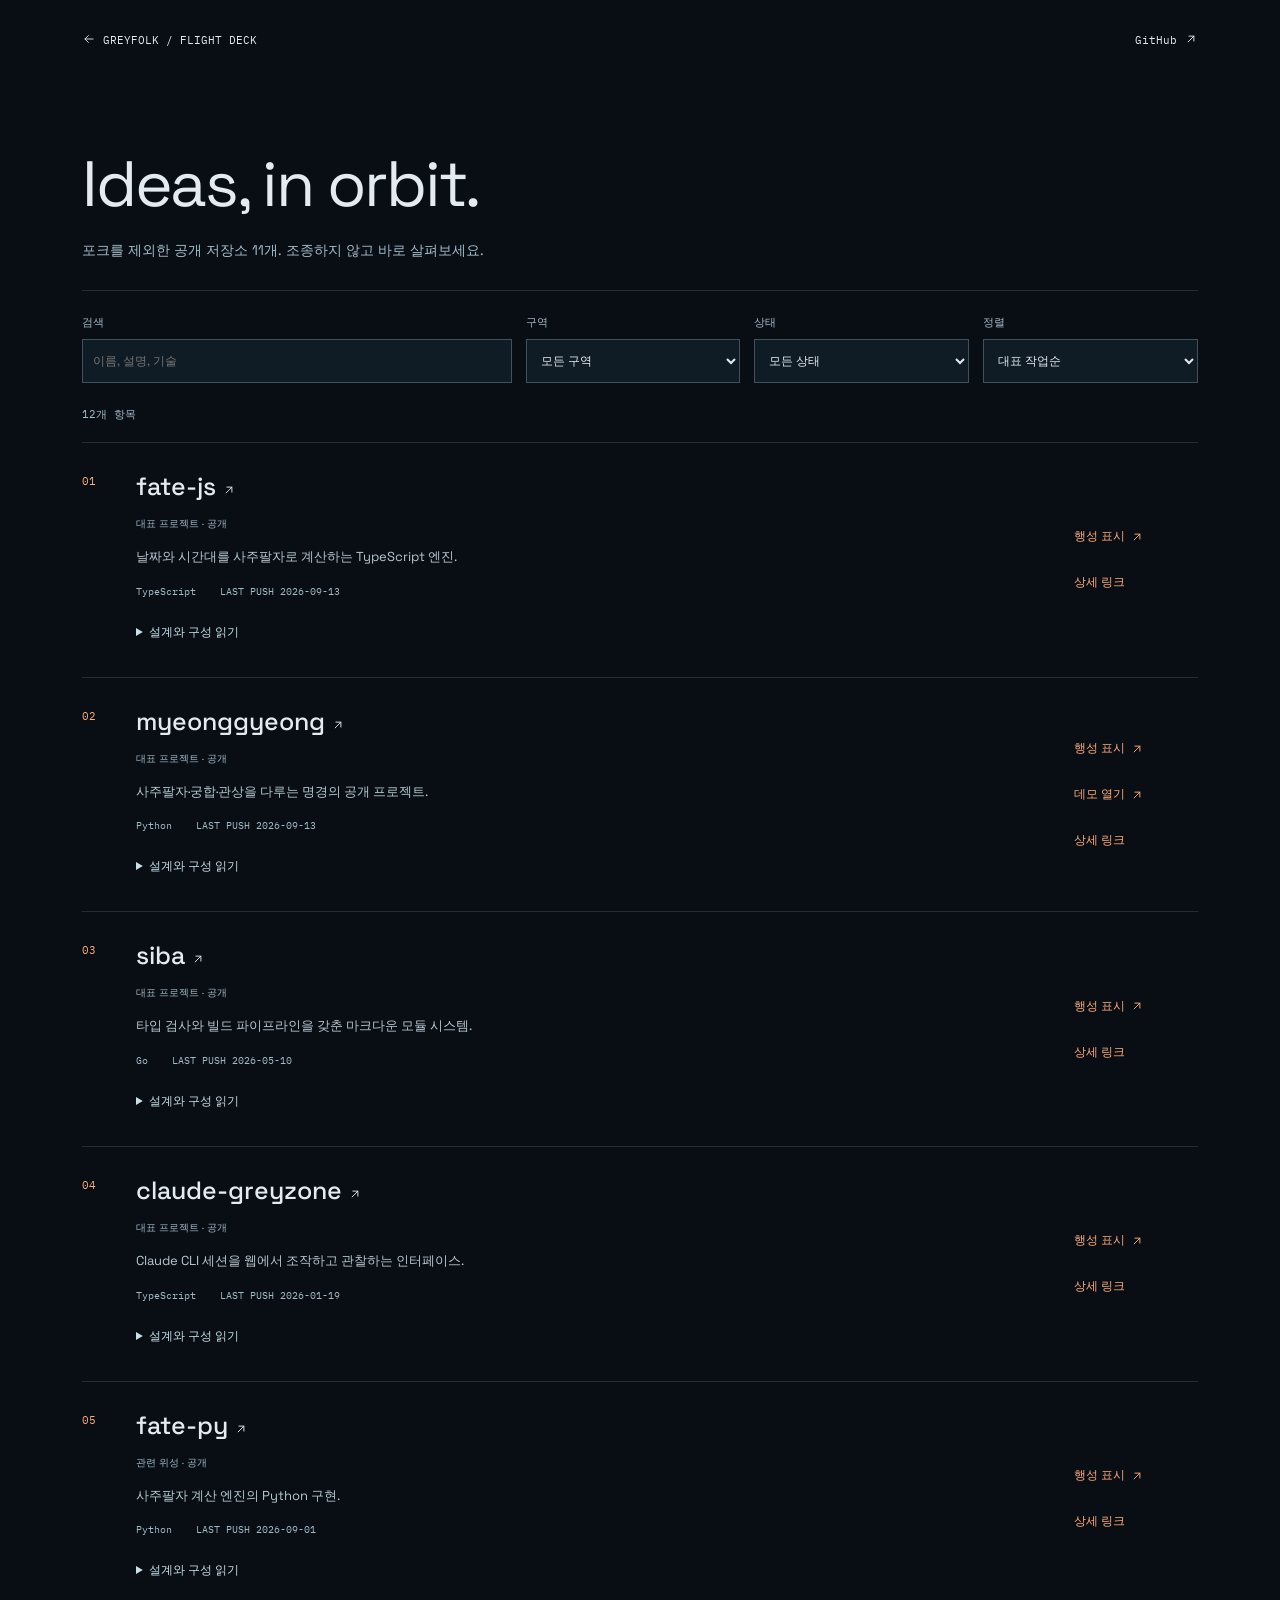
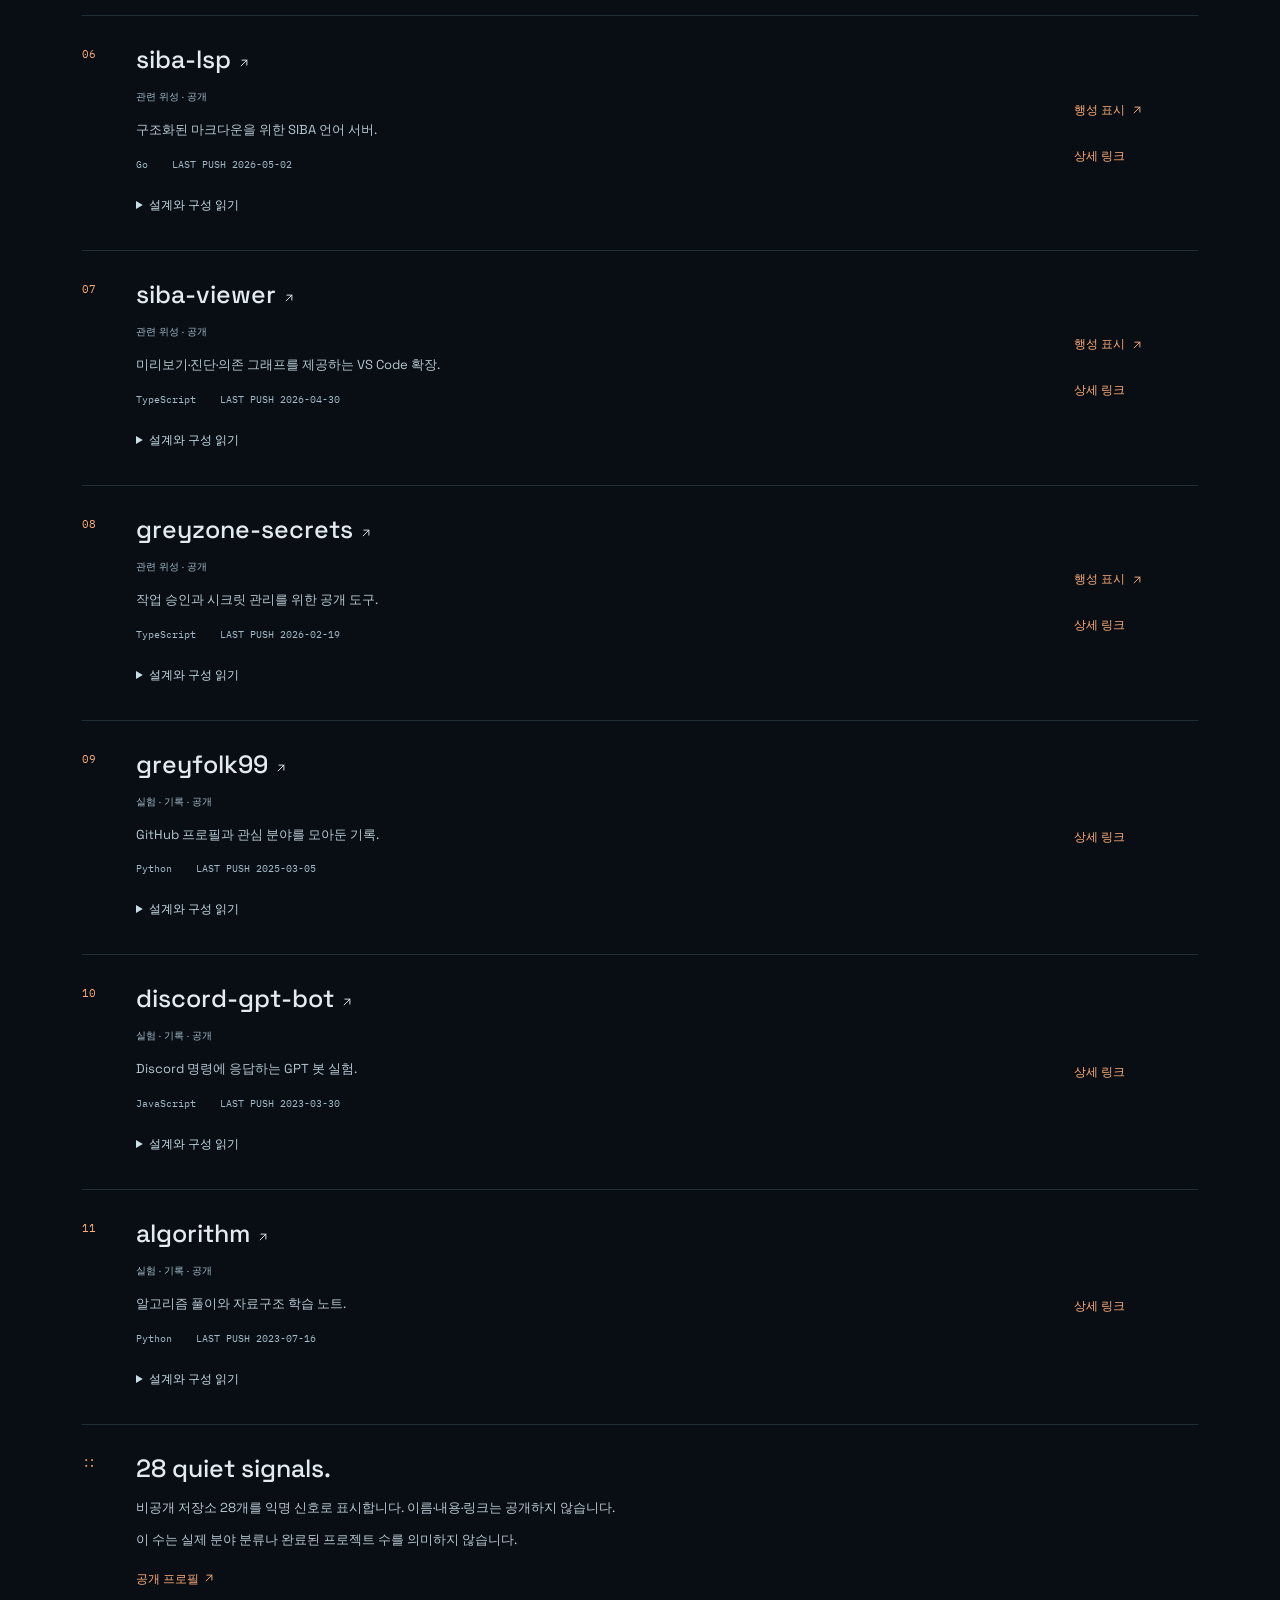
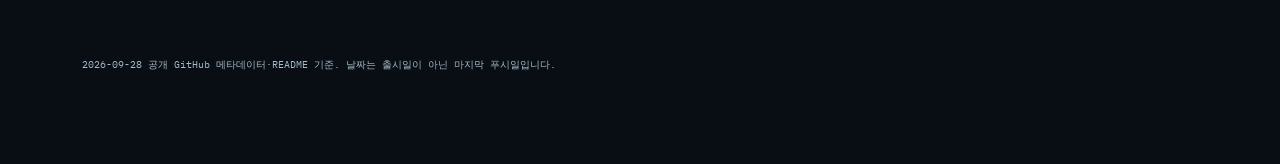
<file: projects.html>
<!doctype html><html lang="ko"><head><meta charset="UTF-8"><meta name="viewport" content="width=device-width,initial-scale=1"><meta name="theme-color" content="#080e14"><title>Project Index — GREYFOLK</title><meta name="description" content="Greyfolk의 공개 프로젝트와 관련 저장소. SIBA, Greyzone, Fate, 명경."><link rel="icon" href="/favicon.svg">  <script type="module" crossorigin src="/assets/projects-CUHZ4c7A.js"></script>
  <link rel="modulepreload" crossorigin href="/assets/catalog-DRl95PrL.js">
  <link rel="modulepreload" crossorigin href="/assets/directory-DTv7NWkO.js">
  <link rel="stylesheet" crossorigin href="/assets/directory-h1FIi5xz.css">
</head><body class="directory-page"><header><a href="/"><svg class="ui-icon" viewBox="0 0 24 24" aria-hidden="true"><path d="M5 12h14m-6-6 6 6-6 6" transform="rotate(180 12 12)"/></svg> GREYFOLK / FLIGHT DECK</a><a href="https://github.com/greyfolk99">GitHub <svg class="ui-icon" viewBox="0 0 24 24" aria-hidden="true"><path d="M5 12h14m-6-6 6 6-6 6" transform="rotate(-45 12 12)"/></svg></a></header><noscript><style>.catalog-filters,.catalog-actions button{display:none}</style></noscript><main id="standalone-directory">
 <div class="catalog-heading"><h2 id="index-title">Ideas, in orbit.</h2><p>포크를 제외한 공개 저장소 11개. 조종하지 않고 바로 살펴보세요.</p></div>
 <form class="catalog-filters" role="search"><label>검색<input name="q" type="search" placeholder="이름, 설명, 기술" autocomplete="off"></label><label>구역<select name="sector"><option value="all">모든 구역</option><option value="core">대표 프로젝트</option><option value="satellite">관련 위성</option><option value="lab">실험 · 기록</option><option value="private">비공개 구역</option></select></label><label>상태<select name="status"><option value="all">모든 상태</option><option value="public">공개</option><option value="archived">보관됨</option><option value="private">비공개</option></select></label><label>정렬<select name="sort"><option value="featured">대표 작업순</option><option value="recent">최근 푸시순</option><option value="name">이름순</option></select></label></form>
 <p class="catalog-count" role="status"></p><div class="catalog-rows"><article class="catalog-row" data-entry="fate-js" data-sector="core"><span class="catalog-number">01</span><div><h3><a href="https://github.com/greyfolk99/fate-js" target="_blank" rel="noopener noreferrer">fate-js <svg class="ui-icon" viewBox="0 0 24 24" aria-hidden="true"><path d="M5 12h14m-6-6 6 6-6 6" transform="rotate(-45 12 12)"/></svg></a></h3><p class="catalog-category">대표 프로젝트 · 공개</p><p>날짜와 시간대를 사주팔자로 계산하는 TypeScript 엔진.</p><div class="catalog-meta">TypeScript <span>LAST PUSH 2026-09-13</span></div><details><summary>설계와 구성 읽기</summary><p>절기로 월의 경계를 구분하며 IANA 시간대, 일광절약시간과 과거 표준시를 처리합니다. 출생 시간을 모를 때는 세 기둥만 계산합니다.</p><p>런타임 의존성이 없는 TypeScript 구현입니다. 개별 계산 외에도 TypedArray를 이용한 대량 계산을 제공합니다.</p><a href="https://github.com/greyfolk99/fate-js#readme" target="_blank" rel="noopener noreferrer">공개 README 원문 <svg class="ui-icon" viewBox="0 0 24 24" aria-hidden="true"><path d="M5 12h14m-6-6 6 6-6 6" transform="rotate(-45 12 12)"/></svg></a></details></div><div class="catalog-actions"><a href="/?planet=fate" data-locate="fate">행성 표시 <svg class="ui-icon" viewBox="0 0 24 24" aria-hidden="true"><path d="M5 12h14m-6-6 6 6-6 6" transform="rotate(-45 12 12)"/></svg></a><button data-share="fate-js" aria-label="fate-js 상세 링크 선택">상세 링크</button></div></article><article class="catalog-row" data-entry="myeonggyeong" data-sector="core"><span class="catalog-number">02</span><div><h3><a href="https://github.com/greyfolk99/myeonggyeong" target="_blank" rel="noopener noreferrer">myeonggyeong <svg class="ui-icon" viewBox="0 0 24 24" aria-hidden="true"><path d="M5 12h14m-6-6 6 6-6 6" transform="rotate(-45 12 12)"/></svg></a></h3><p class="catalog-category">대표 프로젝트 · 공개</p><p>사주팔자·궁합·관상을 다루는 명경의 공개 프로젝트.</p><div class="catalog-meta">Python <span>LAST PUSH 2026-09-13</span></div><details><summary>설계와 구성 읽기</summary><p>순수 Python 계산 엔진과 플랫폼별 스킬 구성을 함께 제공합니다. 계산 결과와 해석 지침을 구분합니다.</p><p>공개 데모에서 프로젝트를 살펴볼 수 있습니다. CLI·웹 앱 등 실행 환경별 설치 안내는 저장소에 있습니다.</p><a href="https://github.com/greyfolk99/myeonggyeong#readme" target="_blank" rel="noopener noreferrer">공개 README 원문 <svg class="ui-icon" viewBox="0 0 24 24" aria-hidden="true"><path d="M5 12h14m-6-6 6 6-6 6" transform="rotate(-45 12 12)"/></svg></a></details></div><div class="catalog-actions"><a href="/?planet=myeonggyeong" data-locate="myeonggyeong">행성 표시 <svg class="ui-icon" viewBox="0 0 24 24" aria-hidden="true"><path d="M5 12h14m-6-6 6 6-6 6" transform="rotate(-45 12 12)"/></svg></a><a href="https://greyfolk99.github.io/myeonggyeong/" target="_blank" rel="noopener noreferrer">데모 열기 <svg class="ui-icon" viewBox="0 0 24 24" aria-hidden="true"><path d="M5 12h14m-6-6 6 6-6 6" transform="rotate(-45 12 12)"/></svg></a><button data-share="myeonggyeong" aria-label="myeonggyeong 상세 링크 선택">상세 링크</button></div></article><article class="catalog-row" data-entry="fate-py" data-sector="satellite"><span class="catalog-number">03</span><div><h3><a href="https://github.com/greyfolk99/fate-py" target="_blank" rel="noopener noreferrer">fate-py <svg class="ui-icon" viewBox="0 0 24 24" aria-hidden="true"><path d="M5 12h14m-6-6 6 6-6 6" transform="rotate(-45 12 12)"/></svg></a></h3><p class="catalog-category">관련 위성 · 공개</p><p>사주팔자 계산 엔진의 Python 구현.</p><div class="catalog-meta">Python <span>LAST PUSH 2026-09-01</span></div><details><summary>설계와 구성 읽기</summary><p>시간대를 지정한 계산, 음력 변환과 벡터 연산을 제공합니다. Python에서 계산 엔진을 사용하려는 경우의 진입점입니다.</p><a href="https://github.com/greyfolk99/fate-py#readme" target="_blank" rel="noopener noreferrer">공개 README 원문 <svg class="ui-icon" viewBox="0 0 24 24" aria-hidden="true"><path d="M5 12h14m-6-6 6 6-6 6" transform="rotate(-45 12 12)"/></svg></a></details></div><div class="catalog-actions"><a href="/?planet=fate" data-locate="fate">행성 표시 <svg class="ui-icon" viewBox="0 0 24 24" aria-hidden="true"><path d="M5 12h14m-6-6 6 6-6 6" transform="rotate(-45 12 12)"/></svg></a><button data-share="fate-py" aria-label="fate-py 상세 링크 선택">상세 링크</button></div></article><article class="catalog-row" data-entry="siba" data-sector="core"><span class="catalog-number">04</span><div><h3><a href="https://github.com/greyfolk99/siba" target="_blank" rel="noopener noreferrer">siba <svg class="ui-icon" viewBox="0 0 24 24" aria-hidden="true"><path d="M5 12h14m-6-6 6 6-6 6" transform="rotate(-45 12 12)"/></svg></a></h3><p class="catalog-category">대표 프로젝트 · 공개</p><p>타입 검사와 빌드 파이프라인을 갖춘 마크다운 모듈 시스템.</p><div class="catalog-meta">Go <span>LAST PUSH 2026-05-10</span></div><details><summary>설계와 구성 읽기</summary><p>문서의 제목을 트리 구조로 다루고 HTML 주석에 선언을 둡니다. 문서와 템플릿의 참조 관계를 검사합니다.</p><p>CLI의 check, export, graph를 통해 문서 검증·출력·의존 관계 탐색을 연결합니다. LSP와 VS Code 확장이 같은 문서 구조를 사용합니다.</p><a href="https://github.com/greyfolk99/siba#readme" target="_blank" rel="noopener noreferrer">공개 README 원문 <svg class="ui-icon" viewBox="0 0 24 24" aria-hidden="true"><path d="M5 12h14m-6-6 6 6-6 6" transform="rotate(-45 12 12)"/></svg></a></details></div><div class="catalog-actions"><a href="/?planet=siba" data-locate="siba">행성 표시 <svg class="ui-icon" viewBox="0 0 24 24" aria-hidden="true"><path d="M5 12h14m-6-6 6 6-6 6" transform="rotate(-45 12 12)"/></svg></a><button data-share="siba" aria-label="siba 상세 링크 선택">상세 링크</button></div></article><article class="catalog-row" data-entry="siba-lsp" data-sector="satellite"><span class="catalog-number">05</span><div><h3><a href="https://github.com/greyfolk99/siba-lsp" target="_blank" rel="noopener noreferrer">siba-lsp <svg class="ui-icon" viewBox="0 0 24 24" aria-hidden="true"><path d="M5 12h14m-6-6 6 6-6 6" transform="rotate(-45 12 12)"/></svg></a></h3><p class="catalog-category">관련 위성 · 공개</p><p>구조화된 마크다운을 위한 SIBA 언어 서버.</p><div class="catalog-meta">Go <span>LAST PUSH 2026-05-02</span></div><details><summary>설계와 구성 읽기</summary><p>SIBA 문서의 언어 기능을 에디터와 연결합니다. 본체 엔진과 에디터 확장 사이의 언어 서버입니다.</p><a href="https://github.com/greyfolk99/siba-lsp#readme" target="_blank" rel="noopener noreferrer">공개 README 원문 <svg class="ui-icon" viewBox="0 0 24 24" aria-hidden="true"><path d="M5 12h14m-6-6 6 6-6 6" transform="rotate(-45 12 12)"/></svg></a></details></div><div class="catalog-actions"><a href="/?planet=siba" data-locate="siba">행성 표시 <svg class="ui-icon" viewBox="0 0 24 24" aria-hidden="true"><path d="M5 12h14m-6-6 6 6-6 6" transform="rotate(-45 12 12)"/></svg></a><button data-share="siba-lsp" aria-label="siba-lsp 상세 링크 선택">상세 링크</button></div></article><article class="catalog-row" data-entry="siba-viewer" data-sector="satellite"><span class="catalog-number">06</span><div><h3><a href="https://github.com/greyfolk99/siba-viewer" target="_blank" rel="noopener noreferrer">siba-viewer <svg class="ui-icon" viewBox="0 0 24 24" aria-hidden="true"><path d="M5 12h14m-6-6 6 6-6 6" transform="rotate(-45 12 12)"/></svg></a></h3><p class="catalog-category">관련 위성 · 공개</p><p>미리보기·진단·의존 그래프를 제공하는 VS Code 확장.</p><div class="catalog-meta">TypeScript <span>LAST PUSH 2026-04-30</span></div><details><summary>설계와 구성 읽기</summary><p>문서를 수정하면 미리보기를 갱신하고 LSP 진단을 표시합니다. 문서·템플릿과 참조 관계를 그래프로 탐색합니다.</p><a href="https://github.com/greyfolk99/siba-viewer#readme" target="_blank" rel="noopener noreferrer">공개 README 원문 <svg class="ui-icon" viewBox="0 0 24 24" aria-hidden="true"><path d="M5 12h14m-6-6 6 6-6 6" transform="rotate(-45 12 12)"/></svg></a></details></div><div class="catalog-actions"><a href="/?planet=siba" data-locate="siba">행성 표시 <svg class="ui-icon" viewBox="0 0 24 24" aria-hidden="true"><path d="M5 12h14m-6-6 6 6-6 6" transform="rotate(-45 12 12)"/></svg></a><button data-share="siba-viewer" aria-label="siba-viewer 상세 링크 선택">상세 링크</button></div></article><article class="catalog-row" data-entry="greyzone-secrets" data-sector="satellite"><span class="catalog-number">07</span><div><h3><a href="https://github.com/greyfolk99/greyzone-secrets" target="_blank" rel="noopener noreferrer">greyzone-secrets <svg class="ui-icon" viewBox="0 0 24 24" aria-hidden="true"><path d="M5 12h14m-6-6 6 6-6 6" transform="rotate(-45 12 12)"/></svg></a></h3><p class="catalog-category">관련 위성 · 공개</p><p>작업 승인과 시크릿 관리를 위한 공개 도구.</p><div class="catalog-meta">TypeScript <span>LAST PUSH 2026-02-19</span></div><details><summary>설계와 구성 읽기</summary><p>WebAuthn 작업 승인, 토큰 관리와 환경변수 주입을 다룹니다. 공개 README에는 CLI·서버·웹 인터페이스 구성이 설명되어 있습니다.</p><a href="https://github.com/greyfolk99/greyzone-secrets#readme" target="_blank" rel="noopener noreferrer">공개 README 원문 <svg class="ui-icon" viewBox="0 0 24 24" aria-hidden="true"><path d="M5 12h14m-6-6 6 6-6 6" transform="rotate(-45 12 12)"/></svg></a></details></div><div class="catalog-actions"><a href="/?planet=greyzone" data-locate="greyzone">행성 표시 <svg class="ui-icon" viewBox="0 0 24 24" aria-hidden="true"><path d="M5 12h14m-6-6 6 6-6 6" transform="rotate(-45 12 12)"/></svg></a><button data-share="greyzone-secrets" aria-label="greyzone-secrets 상세 링크 선택">상세 링크</button></div></article><article class="catalog-row" data-entry="claude-greyzone" data-sector="core"><span class="catalog-number">08</span><div><h3><a href="https://github.com/greyfolk99/claude-greyzone" target="_blank" rel="noopener noreferrer">claude-greyzone <svg class="ui-icon" viewBox="0 0 24 24" aria-hidden="true"><path d="M5 12h14m-6-6 6 6-6 6" transform="rotate(-45 12 12)"/></svg></a></h3><p class="catalog-category">대표 프로젝트 · 공개</p><p>Claude CLI 세션을 웹에서 조작하고 관찰하는 인터페이스.</p><div class="catalog-meta">TypeScript <span>LAST PUSH 2026-01-19</span></div><details><summary>설계와 구성 읽기</summary><p>공개 저장소는 다중 채팅 탭, 실시간 메시지, 세션 관리와 파일 탐색을 제공합니다.</p><p>공개 README의 Go 서버와 React·TypeScript 클라이언트 구성을 소개합니다. 이 공개 버전이 현재 비공개 개발본과 동일하다는 뜻은 아닙니다.</p><a href="https://github.com/greyfolk99/claude-greyzone#readme" target="_blank" rel="noopener noreferrer">공개 README 원문 <svg class="ui-icon" viewBox="0 0 24 24" aria-hidden="true"><path d="M5 12h14m-6-6 6 6-6 6" transform="rotate(-45 12 12)"/></svg></a></details></div><div class="catalog-actions"><a href="/?planet=greyzone" data-locate="greyzone">행성 표시 <svg class="ui-icon" viewBox="0 0 24 24" aria-hidden="true"><path d="M5 12h14m-6-6 6 6-6 6" transform="rotate(-45 12 12)"/></svg></a><button data-share="claude-greyzone" aria-label="claude-greyzone 상세 링크 선택">상세 링크</button></div></article><article class="catalog-row" data-entry="greyfolk99" data-sector="lab"><span class="catalog-number">09</span><div><h3><a href="https://github.com/greyfolk99/greyfolk99" target="_blank" rel="noopener noreferrer">greyfolk99 <svg class="ui-icon" viewBox="0 0 24 24" aria-hidden="true"><path d="M5 12h14m-6-6 6 6-6 6" transform="rotate(-45 12 12)"/></svg></a></h3><p class="catalog-category">실험 · 기록 · 공개</p><p>GitHub 프로필과 관심 분야를 모아둔 기록.</p><div class="catalog-meta">Python <span>LAST PUSH 2025-03-05</span></div><details><summary>설계와 구성 읽기</summary><p>공개 프로필에는 데이터 시각화·데이터 처리·웹 개발·AI 애플리케이션에 대한 관심이 소개되어 있습니다. 경력 정보는 원문에서 확인할 수 있습니다.</p><a href="https://github.com/greyfolk99/greyfolk99#readme" target="_blank" rel="noopener noreferrer">공개 README 원문 <svg class="ui-icon" viewBox="0 0 24 24" aria-hidden="true"><path d="M5 12h14m-6-6 6 6-6 6" transform="rotate(-45 12 12)"/></svg></a></details></div><div class="catalog-actions"><button data-share="greyfolk99" aria-label="greyfolk99 상세 링크 선택">상세 링크</button></div></article><article class="catalog-row" data-entry="discord-gpt-bot" data-sector="lab"><span class="catalog-number">10</span><div><h3><a href="https://github.com/greyfolk99/discord-gpt-bot" target="_blank" rel="noopener noreferrer">discord-gpt-bot <svg class="ui-icon" viewBox="0 0 24 24" aria-hidden="true"><path d="M5 12h14m-6-6 6 6-6 6" transform="rotate(-45 12 12)"/></svg></a></h3><p class="catalog-category">실험 · 기록 · 공개</p><p>Discord 명령에 응답하는 GPT 봇 실험.</p><div class="catalog-meta">JavaScript <span>LAST PUSH 2023-03-30</span></div><details><summary>설계와 구성 읽기</summary><p>공개 기록에 ping, 이미지와 도움말 명령이 있습니다. 과거 API를 사용한 실험 기록이며 현재 서비스 운영을 의미하지 않습니다.</p><a href="https://github.com/greyfolk99/discord-gpt-bot#readme" target="_blank" rel="noopener noreferrer">공개 README 원문 <svg class="ui-icon" viewBox="0 0 24 24" aria-hidden="true"><path d="M5 12h14m-6-6 6 6-6 6" transform="rotate(-45 12 12)"/></svg></a></details></div><div class="catalog-actions"><button data-share="discord-gpt-bot" aria-label="discord-gpt-bot 상세 링크 선택">상세 링크</button></div></article><article class="catalog-row" data-entry="algorithm" data-sector="lab"><span class="catalog-number">11</span><div><h3><a href="https://github.com/greyfolk99/algorithm" target="_blank" rel="noopener noreferrer">algorithm <svg class="ui-icon" viewBox="0 0 24 24" aria-hidden="true"><path d="M5 12h14m-6-6 6 6-6 6" transform="rotate(-45 12 12)"/></svg></a></h3><p class="catalog-category">실험 · 기록 · 공개</p><p>알고리즘 풀이와 자료구조 학습 노트.</p><div class="catalog-meta">Python <span>LAST PUSH 2023-07-16</span></div><details><summary>설계와 구성 읽기</summary><p>문제 풀이와 자료구조별 노트를 정리한 공개 저장소입니다.</p><a href="https://github.com/greyfolk99/algorithm#readme" target="_blank" rel="noopener noreferrer">공개 README 원문 <svg class="ui-icon" viewBox="0 0 24 24" aria-hidden="true"><path d="M5 12h14m-6-6 6 6-6 6" transform="rotate(-45 12 12)"/></svg></a></details></div><div class="catalog-actions"><button data-share="algorithm" aria-label="algorithm 상세 링크 선택">상세 링크</button></div></article>
 <article class="catalog-row private-row" data-entry="private" data-sector="private"><span class="catalog-number"><svg class="ui-icon" viewBox="0 0 24 24" aria-hidden="true"><circle cx="7" cy="7" r="1"/><circle cx="17" cy="7" r="1"/><circle cx="7" cy="17" r="1"/><circle cx="17" cy="17" r="1"/></svg></span><div><h3>28 quiet signals.</h3><p>비공개 저장소 28개를 익명 신호로 표시합니다. 이름·내용·링크는 공개하지 않습니다.</p><p>이 수는 실제 분야 분류나 완료된 프로젝트 수를 의미하지 않습니다.</p><a href="https://github.com/greyfolk99" target="_blank" rel="noopener noreferrer">공개 프로필 <svg class="ui-icon" viewBox="0 0 24 24" aria-hidden="true"><path d="M5 12h14m-6-6 6 6-6 6" transform="rotate(-45 12 12)"/></svg></a></div></article></div>
 <p class="catalog-empty" hidden>일치하는 작업이 없습니다. 검색어나 구역을 바꿔보세요.</p><p class="catalog-source">2026-09-28 공개 GitHub 메타데이터·README 기준. 날짜는 출시일이 아닌 마지막 푸시일입니다.</p></main></body></html>
</file>
<file: assets/directory-h1FIi5xz.css>
@font-face{font-family:Space Grotesk Variable;font-style:normal;font-display:swap;font-weight:300 700;src:url(/assets/space-grotesk-vietnamese-wght-normal-D0rl6rjA.woff2)format("woff2-variations");unicode-range:U+102-103,U+110-111,U+128-129,U+168-169,U+1A0-1A1,U+1AF-1B0,U+300-301,U+303-304,U+308-309,U+323,U+329,U+1EA0-1EF9,U+20AB}@font-face{font-family:Space Grotesk Variable;font-style:normal;font-display:swap;font-weight:300 700;src:url(/assets/space-grotesk-latin-ext-wght-normal-D9tNdqV9.woff2)format("woff2-variations");unicode-range:U+100-2BA,U+2BD-2C5,U+2C7-2CC,U+2CE-2D7,U+2DD-2FF,U+304,U+308,U+329,U+1D00-1DBF,U+1E00-1E9F,U+1EF2-1EFF,U+2020,U+20A0-20AB,U+20AD-20C0,U+2113,U+2C60-2C7F,U+A720-A7FF}@font-face{font-family:Space Grotesk Variable;font-style:normal;font-display:swap;font-weight:300 700;src:url(/assets/space-grotesk-latin-wght-normal-BhU9QXUp.woff2)format("woff2-variations");unicode-range:U+??,U+131,U+152-153,U+2BB-2BC,U+2C6,U+2DA,U+2DC,U+304,U+308,U+329,U+2000-206F,U+20AC,U+2122,U+2191,U+2193,U+2212,U+2215,U+FEFF,U+FFFD}@font-face{font-family:IBM Plex Mono;font-style:normal;font-display:swap;font-weight:400;src:url(/assets/ibm-plex-mono-latin-400-normal-DMJ8VG8y.woff2)format("woff2"),url(/assets/ibm-plex-mono-latin-400-normal-CvHOgSBP.woff)format("woff")}.directory-page{color:#e3eaf0;--mono:"IBM Plex Mono",monospace;--muted:#a4bac8;--line:#8cafc433;--accent:#ffac77;--lightningcss-light: ;--lightningcss-dark:initial;color-scheme:dark;background:#080e14;margin:0;font-family:Space Grotesk Variable,sans-serif}.directory-page *{box-sizing:border-box}.directory-page a{color:inherit;text-decoration:none}.directory-page button,.directory-page input,.directory-page select{font:inherit;color:inherit}.directory-page header{max-width:1180px;font:11px var(--mono);justify-content:space-between;margin:auto;padding:32px;display:flex}.directory-page main{max-width:1180px;margin:auto;padding:48px 32px 80px}.directory-page button{cursor:pointer;background:0 0;border:0}.directory-page :focus-visible{outline:2px solid var(--accent);outline-offset:4px}.directory-page [hidden]{display:none!important}.catalog-heading{margin-bottom:30px}.catalog-heading h2{letter-spacing:-.035em;margin:16px 0;font-size:clamp(36px,5vw,68px);font-weight:400}.catalog-heading>p:last-child{color:var(--muted);font-size:14px}.eyebrow{font:10px var(--mono);letter-spacing:.1em;color:var(--muted)}.catalog-filters{border-top:1px solid var(--line);grid-template-columns:2fr 1fr 1fr 1fr;gap:14px;padding:24px 0 12px;display:grid}.catalog-filters label{color:var(--muted);gap:9px;font-size:11px;display:grid}.catalog-filters input,.catalog-filters select{color:#e3eaf0;background:#101c25;border:1px solid #78909e75;border-radius:0;width:100%;min-width:0;min-height:44px;padding:10px;font-size:12px}.catalog-count{font:11px var(--mono);color:var(--muted);margin:12px 0 20px}.catalog-row{border-top:1px solid var(--line);grid-template-columns:30px minmax(0,1fr) 124px;gap:24px;padding:27px 0;display:grid}.catalog-number{font:11px var(--mono);color:var(--accent);padding-top:4px}.catalog-row h3{overflow-wrap:anywhere;margin:8px 0 12px;font-size:25px;font-weight:500}.catalog-row p:not(.eyebrow){color:#b7c7d1;max-width:660px;margin:8px 0;font-size:13px;line-height:1.9}.catalog-row .eyebrow{margin:0}.catalog-meta{font:10px var(--mono);color:var(--muted);flex-wrap:wrap;gap:10px 24px;margin:15px 0;display:flex}.catalog-actions{flex-direction:column;justify-content:center;align-items:flex-start;gap:10px;display:flex}.catalog-actions a,.catalog-actions button{min-height:36px;color:var(--accent);align-items:center;padding:0;font-size:12px;display:flex}.catalog-row details{margin-top:16px;font-size:12px}.catalog-row summary{cursor:pointer;color:#c9dfe9;min-height:36px;line-height:36px}.catalog-row details[open]{padding-bottom:10px}.catalog-row details a,.private-row a{color:var(--accent);padding:10px 0;font-size:12px;display:inline-block}.catalog-row:target{outline:1px solid var(--accent)}.catalog-source{font:10px/1.9 var(--mono);color:var(--muted);margin-top:30px}.catalog-empty{color:#b7c7d1;padding:30px 0}.directory-page .private-row{grid-template-columns:30px 1fr}@media (width<=700px){.directory-page header{padding:22px 20px;font-size:9px}.directory-page main{padding:24px 20px 50px}.catalog-filters{grid-template-columns:1fr 1fr;gap:14px}.catalog-filters label:first-child{grid-column:1/-1}.catalog-row{grid-template-columns:20px minmax(0,1fr);gap:12px}.catalog-actions{flex-flow:wrap;grid-column:2;gap:20px}.catalog-row h3{font-size:23px}.catalog-row p:not(.eyebrow),.catalog-heading>p:last-child{font-size:12px}.catalog-row .eyebrow,.catalog-meta,.catalog-source{font-size:9px}}.ui-icon{vertical-align:-2px;fill:none;stroke:currentColor;stroke-width:1.5px;stroke-linecap:round;stroke-linejoin:round;flex-shrink:0;width:14px;height:14px;display:inline-block}.catalog-category{color:var(--muted)!important;margin:0 0 12px!important;font-size:10px!important}.catalog-row h3{margin-top:0}.catalog-actions .ui-icon{margin-left:5px}
</file>
<file: assets/main-CfHWtFMU.css>
:root{color:#e0e8ed;font-synthesis:none;--ink:#080e14;--text:#e0e8ed;--muted:#9aafbd;--line:#9abbce38;--accent:#ff9860;--mono:"IBM Plex Mono",monospace;--lightningcss-light: ;--lightningcss-dark:initial;color-scheme:dark;background:#080e14;font-family:Space Grotesk Variable,sans-serif}*{box-sizing:border-box}body{width:100%;height:100svh;margin:0;overflow:hidden}button,a{-webkit-tap-highlight-color:transparent}button{font:inherit;cursor:pointer;color:inherit;background:0 0;border:0}button:disabled{cursor:wait;opacity:.5}a{color:inherit;text-underline-offset:5px;text-decoration:none}button,a{touch-action:manipulation}button:focus-visible,a:focus-visible,canvas:focus-visible{outline:2px solid var(--accent);outline-offset:5px}::selection{background:var(--accent);color:var(--ink)}::-webkit-scrollbar{width:5px}::-webkit-scrollbar-thumb{background:#567080}svg{stroke:currentColor;stroke-width:1.5px;stroke-linecap:round;stroke-linejoin:round;flex-shrink:0;width:20px;height:20px}button svg,a svg{transition:transform .22s}button:hover svg,a:hover svg{transform:translate(3px)}[hidden]{display:none!important}#app{isolation:isolate;width:100%;height:100svh;position:relative}#universe{outline-offset:-3px;background:radial-gradient(at 30% 40%,#19313c,#080e14 70%);width:100%;height:100%;display:block;position:absolute;inset:0}.screen-frame{pointer-events:none;z-index:1;border:1px solid #8faec617;position:absolute;inset:14px}.screen-frame:after,.screen-frame:before{content:"";border-style:solid;border-color:#b8ced770;width:26px;height:26px;position:absolute}.screen-frame:before{border-width:1px 0 0 1px;top:-1px;left:-1px}.screen-frame:after{border-width:0 1px 1px 0;bottom:-1px;right:-1px}.masthead{z-index:4;justify-content:space-between;align-items:center;gap:30px;width:100%;padding:35px 44px;display:flex;position:absolute;top:0;left:0}.identity{align-items:center;gap:12px;display:flex}.identity>svg{color:var(--accent);stroke-width:1.2px;width:33px;height:38px}.identity>span{letter-spacing:.025em;font-size:23px;font-weight:600}.identity-small{font:9px/1.9 var(--mono);letter-spacing:.13em;color:var(--muted);display:block}.system-status{font:10px var(--mono);letter-spacing:.055em;color:#b4c7cf;align-items:center;gap:10px;display:flex}.status-light{background:#a7decd;border-radius:50%;width:5px;height:5px;display:inline-block}.system-coordinate{color:var(--muted);margin-left:28px}.masthead nav{font:10px var(--mono);letter-spacing:.06em;align-items:center;gap:29px;display:flex}.text-button{color:#b8c8d0;padding:10px 0}.text-button span{border:1px solid var(--line);place-items:center;width:16px;height:16px;margin-left:9px;display:inline-grid}.index-button{border-bottom:1px solid #b6cbd45e;align-items:center;gap:22px;padding:12px 0;display:flex}.index-button:hover{color:var(--accent)}.index-icon{gap:3px;display:flex}.index-icon i{border:1px solid;width:3px;height:14px;display:block}.index-icon i:nth-child(2){height:10px;margin-top:4px}.intro{pointer-events:none;max-width:460px;transition:opacity .7s,transform .7s;position:absolute;top:22%;left:5.8%}.intro h1{letter-spacing:-.035em;text-wrap:balance;text-shadow:0 3px 24px #071019a0;margin:0 0 20px;font-size:clamp(32px,3.15vw,52px);font-weight:400;line-height:1.11}.intro p{color:#adbfcc;margin:0;font-size:12px;line-height:1.85}.intro-line{font:8px var(--mono);letter-spacing:.14em;color:#9bb3c1;align-items:center;gap:13px;margin-top:27px;display:flex}.intro-line>span:first-child{background:var(--accent);width:40px;height:1px}.intro.departed{opacity:0;transform:translateY(-12px)}.arriving #universe{opacity:var(--arrival-scene,.08)}.arriving :is(.destination,.instruments,.flight-footer,.touch-controls,.crosshair,#world-labels,#target-edge,.exploration-nav){opacity:var(--arrival-hud,0)}.arriving .intro{opacity:var(--arrival-copy,0);transition:none}.arrival-cue{z-index:5;white-space:nowrap;color:var(--text);background:#080e14e8;align-items:center;gap:22px;padding:8px 18px;font-size:12px;display:flex;position:absolute;bottom:110px;left:50%;transform:translate(-50%)}.arrival-cue button{min-height:44px;color:var(--accent);align-items:center;gap:10px;font-size:12px;display:flex}.arrival-cue button:hover{color:#ffb087}@media (width<=700px){.arrival-cue{gap:14px;padding:5px 14px;bottom:30px}}@media (prefers-reduced-motion:reduce){.arriving #universe,.arriving .intro,.arriving :is(.destination,.instruments,.flight-footer,.touch-controls,.crosshair,#world-labels,#target-edge,.exploration-nav){opacity:1}.arrival-cue{display:none}}.crosshair{opacity:.32;pointer-events:none;width:54px;height:54px;position:absolute;top:48%;left:50%;transform:translate(-50%,-50%)}.crosshair>span{border-style:solid;border-color:#c7d8e4;width:7px;height:7px;position:absolute}.crosshair>span:first-child{border-width:1px 0 0 1px;top:0;left:0}.crosshair>span:nth-child(2){border-width:1px 1px 0 0;top:0;right:0}.crosshair>span:nth-child(3){border-width:0 1px 1px 0;bottom:0;right:0}.crosshair>span:nth-child(4){border-width:0 0 1px 1px;bottom:0;left:0}.crosshair i{background:#c7d8e4;width:2px;height:2px;position:absolute;top:26px;left:26px}.destination{z-index:2;width:300px;position:absolute;bottom:125px;left:5.8%}.destination-heading{align-items:center;gap:13px;display:flex}.destination-number{font:11px var(--mono);color:var(--accent);border:1px solid #ff986060;padding:7px 5px}.destination h2{letter-spacing:-.025em;overflow-wrap:anywhere;margin:0;font-size:32px;font-weight:500;line-height:1}.target-symbol{border:1px solid var(--muted);width:14px;height:14px;margin-left:auto;position:relative}.target-symbol:after{content:"";background:var(--muted);position:absolute;inset:4px}.project-tagline{color:#d0dce2;margin:15px 0 8px;font-size:14px}.project-description{color:#a4bac8;word-break:keep-all;max-width:290px;margin:0;font-family:Space Grotesk Variable,sans-serif;font-size:11px;line-height:1.8}.destination-meta{font:8px var(--mono);letter-spacing:.06em;color:#a4bac8;border-top:1px solid var(--line);justify-content:space-between;margin-top:21px;padding-top:12px;display:flex}.destination-meta>span:last-child{color:#d1dfe6}.destination-actions{align-items:center;gap:19px;margin-top:20px;display:flex}.primary-button{background:var(--accent);color:#151b20;clip-path:polygon(0 0,calc(100% - 8px) 0,100% 8px,100% 100%,0 100%);justify-content:space-between;align-items:center;gap:20px;min-height:43px;padding:0 17px;font-size:12px;font-weight:600;transition:background .2s;display:inline-flex}.primary-button:hover{background:#ffb087}.project-link{color:#bdcfd9;align-items:center;gap:7px;font-size:10px;display:flex}.project-link svg{width:15px}.project-link:hover{color:var(--accent)}.instruments{pointer-events:none;width:185px;position:absolute;bottom:112px;right:5.8%}.instrument-label{font:9px var(--mono);letter-spacing:.1em;color:var(--muted)}.speed-display>div:nth-child(2){justify-content:space-between;align-items:baseline;display:flex}.speed-display strong{font-variant-numeric:tabular-nums;letter-spacing:-.035em;font-size:56px;font-weight:300;line-height:1.2}.speed-display div>span{font:9px var(--mono);color:var(--muted)}.speed-track{background:#8eafc127;height:3px;margin:10px 0 19px}.speed-track>span{background:var(--accent);transform-origin:0;height:100%;display:block;transform:scaleX(0)}.instrument-row{font:8px var(--mono);color:var(--muted);justify-content:space-between;margin:10px 0;display:flex}.instrument-row strong{color:#cad8e0;font-weight:400}.radar-wrap{margin-top:8px;position:relative}#radar{width:185px;height:auto;display:block}.radar-caption{font:7px var(--mono);color:#aec2cf;letter-spacing:.045em;justify-content:space-between;margin-top:-1px;display:flex}.radar-caption i{color:#87a392;font-style:normal}.flight-footer{z-index:3;background:linear-gradient(#0000,#080e14ce);justify-content:space-between;align-items:center;gap:25px;width:100%;height:82px;padding:0 44px;display:flex;position:absolute;bottom:0;left:0}.controls-hint{color:#9db2c0;align-items:center;gap:14px;font-size:9px;display:flex}.controls-hint>span{white-space:nowrap}kbd{font:8px var(--mono);color:#c5d6df;border:1px solid #a5c2d044;border-bottom-width:2px;border-radius:2px;place-items:center;min-width:16px;min-height:17px;margin-right:2px;padding:3px 4px;display:inline-grid}.station-nav{align-items:stretch;gap:23px;height:43px;display:flex;position:absolute;left:50%;transform:translate(-50%)}.station-nav button{font:9px var(--mono);letter-spacing:.04em;color:#a6bbc7;white-space:nowrap;border-bottom:1px solid #0000;padding:8px 0}.station-nav button>span{color:#809cac;margin-right:7px;font-size:8px}.station-nav button[aria-pressed=true]{color:var(--accent);border-bottom-color:var(--accent)}.station-nav button[aria-pressed=true]>span{color:var(--accent)}.station-nav button:hover{color:#fff}.utility-controls{gap:19px;margin-left:auto;display:flex}.utility-controls button{font:8px var(--mono);letter-spacing:.07em;color:#c3d2db;align-items:center;gap:7px;padding:10px 0;display:flex}.utility-controls button span{color:var(--accent)}.utility-controls svg{width:13px;height:13px}.flight-feedback{color:#f3ceb8;opacity:0;text-align:center;pointer-events:none;max-width:80%;font-size:12px;line-height:1.6;transition:opacity .3s,transform .3s;position:absolute;top:110px;left:50%;transform:translate(-50%,-5px)}.flight-feedback.visible{opacity:1;transform:translate(-50%)}.touch-controls{display:none}.loading-note{z-index:10;background:#080e14e8;align-items:center;gap:12px;padding:20px;font-size:13px;display:flex;position:absolute;top:50%;left:50%;transform:translate(-50%,-50%)}.error-note{z-index:10;background:#101d28;border:1px solid #ff986070;width:min(460px,90vw);padding:25px;font-size:13px;line-height:1.8;position:absolute;top:50%;left:50%;transform:translate(-50%,-50%)}.error-note button{color:var(--accent);margin-right:24px;padding:10px 0}.error-note button svg{vertical-align:middle}.graphics-unavailable .instruments,.graphics-unavailable .crosshair,.graphics-unavailable .touch-controls{display:none}.skip-link{background:var(--accent);color:var(--ink);z-index:30;padding:15px;position:fixed;top:-80px;left:20px}.skip-link:focus{top:20px}dialog{color:var(--text);overscroll-behavior:contain;-webkit-backdrop-filter:blur(24px);backdrop-filter:blur(24px);background:#0b151def;border:1px solid #8cafc444;width:min(900px,100vw - 40px);max-height:calc(100svh - 70px);padding:36px 44px}dialog::backdrop{-webkit-backdrop-filter:blur(7px);backdrop-filter:blur(7px);background:#050b12a3}.dialog-top{font:9px var(--mono);letter-spacing:.09em;color:var(--muted);justify-content:space-between;align-items:center;display:flex}.icon-button{place-items:center;width:36px;height:36px;display:grid}.icon-button:hover{color:var(--accent)}.icon-button:hover svg{transform:rotate(90deg)}dialog h2{letter-spacing:-.035em;margin:25px 0 12px;font-size:clamp(30px,4vw,54px);font-weight:400;line-height:1.1}.dialog-description{color:var(--muted);margin:0 0 26px;font-size:12px;line-height:1.8}.directory article{border-top:1px solid var(--line);grid-template-columns:34px 1fr auto;align-items:start;gap:20px;padding:23px 0;display:grid}.directory-number{font:10px var(--mono);color:var(--accent);padding-top:5px}.directory h3{letter-spacing:.015em;margin:0 0 8px;font-size:20px;font-weight:500}.directory p{color:var(--muted);max-width:430px;margin:0;font-size:11px;line-height:1.8}.tech-list{font:8px var(--mono);color:#a3bfce;flex-wrap:wrap;gap:13px;margin-top:12px;display:flex}.directory-actions{flex-direction:column;align-items:flex-end;gap:12px;min-width:110px;padding-top:5px;display:flex}.directory-actions>a,.directory-actions>button{align-items:center;gap:8px;min-height:26px;padding:0;font-size:11px;display:flex}.directory-actions>button{color:var(--accent)}.directory-actions svg{width:14px;height:14px}.github-link{font:9px var(--mono);color:var(--accent);align-items:center;gap:13px;margin-top:14px;display:flex}#flight-manual{max-width:580px}.manual-controls{margin:30px 0}.manual-controls>div{border-bottom:1px solid var(--line);justify-content:space-between;align-items:center;gap:20px;padding:13px 0;display:flex}.manual-controls dt{font-size:12px}.manual-controls kbd{font-size:10px}.manual-controls dd{color:var(--muted);margin:0;font-size:12px}.manual-note{color:var(--muted);margin-bottom:25px;font-size:12px;line-height:1.85}.reduced-motion *{scroll-behavior:auto!important;transition:none!important;animation:none!important}@media (width>=1700px){.masthead{padding:45px 60px}.destination{width:330px;bottom:150px}.destination h2{font-size:37px}.project-description{font-size:12px}.instruments{bottom:140px}.flight-footer{height:95px;padding:0 60px}.station-nav{gap:32px}}@media (width<=1150px){.system-coordinate{display:none}.masthead{padding:28px 32px}.masthead nav{gap:20px}.controls-hint{display:none}.station-nav{gap:23px;left:32px;transform:none}.flight-footer{padding:0 32px}.intro{top:20%;left:5%}.destination{width:265px;left:5%}.destination h2{font-size:27px}.destination-actions{gap:12px}.instruments{width:150px;right:5%}#radar{width:150px}.speed-display strong{font-size:46px}}@media (width<=700px){.screen-frame{inset:8px}.masthead{gap:10px;padding:22px}.identity{gap:7px}.identity>svg{width:25px;height:32px}.identity>span{font-size:17px}.identity-small{letter-spacing:.1em;font-size:6px}.system-status,.text-button{display:none}.masthead nav{font-size:8px}.index-button{gap:12px;padding:10px 0}.index-icon{gap:2px}.index-icon i{width:2px;height:12px}.intro{max-width:260px;top:16%;left:7%}.intro h1{margin-bottom:12px;font-size:30px;line-height:1.1}.intro p{font-size:10px;line-height:1.7}.intro-line{display:none}.crosshair{opacity:.2;width:38px;height:38px;top:43%}.crosshair i{top:18px;left:18px}.destination{pointer-events:none;grid-template-columns:1fr auto;align-items:end;gap:0 12px;width:auto;display:grid;bottom:204px;left:24px;right:24px}.destination-heading{grid-column:1;align-self:start;gap:9px}.destination-number{padding:5px 4px;font-size:8px}.destination h2{max-width:220px;font-size:22px}.target-symbol{display:none}.project-tagline{grid-column:1;margin:7px 0 0;font-size:10px}.project-description,.destination-meta{display:none}.destination-actions{pointer-events:auto;flex-direction:column;grid-area:1/2/3;align-items:stretch;gap:10px;margin:0;display:flex}.primary-button{gap:12px;min-height:38px;padding:0 11px;font-size:10px}.primary-button svg{width:16px}.project-link{justify-content:space-between;gap:6px;font-size:9px}.project-link svg{width:12px;height:12px}.instruments{opacity:.9;width:85px;bottom:328px;right:25px}.speed-display strong{font-size:29px}.instrument-label{font-size:7px}.speed-display div>span{font-size:6px}.speed-track{height:2px;margin:5px 0 0}.instrument-row,.radar-wrap{display:none}.touch-controls{pointer-events:none;justify-content:space-between;align-items:center;display:flex;position:absolute;bottom:80px;left:22px;right:24px}.joystick{touch-action:none;pointer-events:auto;background:#101e2b3b;border:1px solid #b8d2e13b;border-radius:50%;width:100px;height:100px;position:relative}.joystick-guide{border:1px dashed #c3d9e42b;border-radius:50%;position:absolute;inset:16px}.joystick-guide:after,.joystick-guide:before{content:"";background:#bfd9e426;position:absolute}.joystick-guide:before{width:1px;height:100%;top:0;left:50%}.joystick-guide:after{width:100%;height:1px;top:50%;left:0}#joystick-thumb{pointer-events:none;background:#b6d0e022;border:1px solid #b6d0e078;border-radius:50%;width:36px;height:36px;position:absolute;top:31px;left:31px}.joystick-label{text-align:center;width:100%;font:7px var(--mono);letter-spacing:.1em;color:#aec2ce;position:absolute;bottom:-16px}.touch-boost{width:67px;height:67px;color:var(--accent);font:8px var(--mono);touch-action:none;pointer-events:auto;background:#4c2c1e25;border:1px solid #ff986072;border-radius:50%;flex-direction:column;justify-content:center;align-items:center;gap:3px;display:flex}.touch-boost svg{fill:none;width:22px;height:22px}.touch-boost.pressed{background:#ff98603a}.flight-footer{height:52px;bottom:env(safe-area-inset-bottom,0);padding:0 22px}.station-nav{justify-content:space-between;gap:0;height:33px;left:22px;right:22px}.station-nav button{letter-spacing:0;min-width:44px;font-size:7px}.station-nav button>span{margin-right:5px;font-size:7px}.utility-controls{gap:18px;position:absolute;bottom:143px;right:27px}.utility-controls button{min-height:30px;font-size:7px}.utility-controls button svg{width:10px}.flight-feedback{width:85%;max-width:none;font-size:10px;top:92px}.loading-note{width:80%;font-size:11px}dialog{width:calc(100vw - 26px);max-height:calc(100svh - 32px);padding:22px}dialog h2{margin-top:20px;font-size:36px}.dialog-description{font-size:11px}.directory article{grid-template-columns:22px 1fr;gap:12px;padding:22px 0}.directory h3{font-size:18px}.directory-actions{flex-direction:row;grid-column:2;justify-content:space-between;align-items:center;margin-top:1px;padding:0}.directory p{font-size:10px}.tech-list{gap:10px;font-size:7px}.dialog-top{font-size:8px}.manual-controls{margin:20px 0}.manual-controls dt,.manual-controls dd{font-size:10px}.manual-controls kbd{font-size:8px}}@media (height<=700px) and (width>=701px){.intro{top:20%}.intro h1{font-size:32px}.intro p,.intro-line{display:none}.destination{bottom:100px}.project-description{display:none}.instruments{bottom:87px}.radar-wrap{display:none}}@media (height<=730px) and (width<=700px){.intro h1{font-size:25px}.intro p{display:none}.destination{bottom:190px}.instruments{bottom:295px}.touch-controls{bottom:70px}.joystick{width:86px;height:86px}#joystick-thumb{top:24px;left:24px}.utility-controls{bottom:127px}}.masthead{background:linear-gradient(#080e14c9,#0000)}.intro{isolation:isolate;top:16.5%}.intro:before{content:"";z-index:-1;pointer-events:none;background:radial-gradient(closest-side,#050b12ed 0%,#050b12cf 58%,#050b1200 100%);position:absolute;inset:-80px -100px}.intro h1{font-size:clamp(32px,2.8vw,44px)}.dialog-top{justify-content:flex-end}.station-nav button,.controls-hint{font-size:10px}@media (width<=700px){.intro{top:16%}.intro h1{font-size:29px}.station-nav button{font-size:9px}.station-nav button>span{margin-right:4px;font-size:7px}.destination-heading{max-width:210px}.destination h2{font-size:20px}.intro p{color:#c4d1d8}}@media (height<=730px) and (width<=700px){.intro h1{font-size:25px}}button:disabled{cursor:default}.map-button{font:10px var(--mono);color:#bfd0d9;padding:12px 0}.map-button:hover{color:var(--accent)}.destination{background:linear-gradient(90deg,#080e14cf,#0000);width:325px;padding:20px 16px 18px 0}.destination-meta{gap:10px}.destination-meta>span:last-child{white-space:nowrap}.destination-actions{gap:13px}.primary-button{white-space:nowrap;font-size:11px}.jump-status{text-align:center;width:330px;font:10px var(--mono);color:#f8bb95;pointer-events:none;background:#080e14a6;padding:16px 20px;position:absolute;top:126px;left:50%;transform:translate(-50%)}.jump-status>div{background:#9abbce38;height:2px;margin:12px 0}.jump-status>div>span{background:var(--accent);transform-origin:0;height:100%;display:block}.jump-status small{color:#b8cbd7;font:9px var(--mono)}.controls-hint{gap:8px;font-size:8px}.controls-hint kbd{font-size:7px}.station-nav{left:53%}.radar-wrap{opacity:.9}@media (width<=1280px){.controls-hint{display:none}.station-nav{left:32px;transform:none}.destination{width:300px}}@media (width<=700px){.masthead{gap:8px}.masthead nav{gap:15px}.map-button{font-size:9px}.index-button{gap:7px}.identity-small{font-size:5.7px}.destination{width:auto;padding:8px 0;bottom:219px}.destination-meta{grid-column:1/-1;margin-top:9px;padding-top:7px;font-size:7px;display:flex}.destination h2{font-size:19px}.destination-heading{max-width:190px}.destination-actions{gap:8px}.primary-button{gap:7px;padding:0 9px;font-size:9px}.project-link{font-size:8px}.instruments{bottom:340px}.utility-controls{bottom:167px}.station-nav{left:22px}.touch-controls{align-items:flex-end;bottom:70px}.joystick{margin-bottom:12px}.touch-engines{pointer-events:auto;grid-template-columns:72px 66px;gap:8px;display:grid}.touch-engines button{touch-action:none}.touch-boost{grid-area:1/2/3;align-self:center;width:66px;height:66px}.touch-thrust,.touch-reverse{width:72px;height:39px;font:8px var(--mono);background:#101e2b99;border:1px solid #b8d2e14d;border-radius:3px}.touch-reverse{color:var(--muted)}.touch-engines .pressed{border-color:var(--accent);background:#ff986040}.touch-roll{pointer-events:auto;gap:5px;display:flex;position:absolute;bottom:7px;left:113px}.touch-roll button{touch-action:none;background:#101e2b99;border:1px solid #b8d2e13b;border-radius:3px;width:32px;height:40px;font-size:19px}.touch-roll button.pressed{color:var(--accent);border-color:var(--accent)}.jump-status{width:285px;font-size:9px;top:115px}.jump-status small{font-size:8px}.jump-status:not([hidden])~.flight-feedback{top:203px}.manual-controls>div{gap:10px}}@media (width<=365px){.identity>span{font-size:15px}.masthead{padding-left:18px;padding-right:18px}.masthead nav{gap:10px}.touch-controls{left:18px;right:18px}.touch-roll{gap:3px;left:104px}.touch-roll button{width:27px}.touch-engines{grid-template-columns:62px 56px;gap:6px}.touch-thrust,.touch-reverse{width:62px}.touch-boost{width:56px;height:56px}.destination{left:18px;right:18px}.destination h2{font-size:17px}}#touch-help{display:none}@media (width<=700px){#touch-help{display:block}}.destination{background:#080e14d9;border:1px solid #9abbce38;border-radius:3px;width:350px;padding:20px;bottom:112px;left:44px}.destination-heading{gap:10px;min-width:0}.destination h2{min-width:0;font-size:27px;line-height:1.15}.destination-actions{flex-wrap:wrap;gap:14px}.destination-meta{flex-wrap:wrap;font-size:9px}.project-description{max-width:none}.destination-meta>span:last-child{margin-left:auto}.project-link{min-height:28px}#system-view-note{pointer-events:none;max-width:330px;position:absolute;top:125px;left:44px}#system-view-note h2{letter-spacing:-.02em;margin:0 0 14px;font-size:25px;font-weight:400}#system-view-note p{color:var(--muted);font-size:12px;line-height:1.8}#system-view-note button{pointer-events:auto;margin-top:8px}.system-scale{font-family:var(--mono);font-size:10px!important}.system-view .intro,.system-view .crosshair,.system-view .touch-controls,.system-view .instruments,.system-view .controls-hint,.system-view .jump-status,.system-view .utility-controls{display:none}.system-view .destination{bottom:112px}.map-button kbd{margin-left:5px}.touch-lift{display:none}@media (width>=1281px){.controls-hint{flex-wrap:wrap;gap:8px 12px;max-width:330px}.station-nav{left:56%}}@media (width<=700px){.destination{grid-template-columns:minmax(0,1fr) auto;gap:5px 10px;width:auto;padding:14px;bottom:235px;left:18px;right:18px}.destination-heading{max-width:none}.destination h2{overflow-wrap:anywhere;font-size:17px}.destination-number{padding:4px 3px}.project-tagline{margin:0;font-size:10px}.destination-actions{flex-wrap:nowrap;gap:4px}.destination-meta{gap:5px;margin-top:4px;font-size:8px}.destination-meta>span:last-child{margin-left:auto}.instruments{bottom:375px}.touch-controls{bottom:75px}.touch-lift{pointer-events:auto;gap:5px;display:flex;position:absolute;bottom:53px;left:114px}.touch-lift button{border:1px solid var(--line);width:34px;height:38px;font:7px var(--mono);touch-action:none;background:#101e2b99;border-radius:3px}.touch-lift button.pressed{color:var(--accent);border-color:var(--accent)}.touch-roll{left:114px}.utility-controls{bottom:175px}#system-view-note{max-width:280px;top:110px;left:22px}#system-view-note h2{font-size:21px}#system-view-note p{font-size:10px}.system-view .destination{bottom:82px}.masthead nav{gap:10px}.map-button{font-size:8px}.map-button kbd{display:none}}@media (width<=365px){.touch-lift,.touch-roll{left:98px}.touch-lift button,.touch-roll button{width:27px}.destination{padding:11px}.destination h2{font-size:15px}}.utility-controls .warp-control{min-height:40px;color:var(--accent);white-space:nowrap;background:#080e14d9;border:1px solid #ff986080;padding:10px 12px}.utility-controls #warp-style{white-space:nowrap;background:#080e14b8;border:1px solid #8cafc455;min-height:40px;padding:10px}.utility-controls #warp-style span{color:#8edbdf}.utility-controls #warp-style[aria-pressed=true]{background:#102a35;border-color:#8edbdf88}.warp-control kbd{margin-left:7px;font-size:8px}.warp-control[aria-pressed=true]{color:#b7edff;background:#143343;border-color:#82d6ee}#ship-pin{pointer-events:none;opacity:0;color:#e3f4ff;justify-items:center;display:grid;position:absolute;top:50%;left:50%;transform:translate(-50%,-50%)}#ship-pin svg{width:20px;height:20px}#ship-pin span{white-space:nowrap;font:8px var(--mono);letter-spacing:.12em;background:#080e14ba;padding:4px 6px;position:absolute;top:27px}@media (width<=700px){.utility-controls{justify-content:flex-end;gap:14px;left:18px;right:18px}.utility-controls .warp-control{margin-right:auto;padding:10px 12px;font-size:9px}.warp-control kbd{display:none}.destination-actions{margin-top:0}}#app{-webkit-user-select:none;user-select:none}dialog{-webkit-user-select:text;user-select:text}.target-flight{min-height:40px;color:var(--accent);white-space:nowrap;background:#38291e55;border:1px solid #ff986070;padding:9px 11px;font-size:11px}.destination-actions{align-items:center}.target-flight:hover{background:#ff986030}.target-flight kbd{margin-left:5px}@media (width<=700px){.target-flight{min-height:36px;padding:6px 8px;font-size:9px}.target-flight kbd{display:none}.destination-actions{align-items:stretch}.instruments{bottom:395px}}#world-labels{pointer-events:none;position:absolute;inset:0;overflow:hidden}.planet-marker{pointer-events:auto;will-change:transform;width:44px;height:44px;color:var(--station-color);background:0 0;border:0;padding:0;transition:none;position:absolute;top:0;left:0}.planet-reticle{border:1px solid;border-radius:50%;position:absolute;inset:13px;box-shadow:0 0 0 1px #06101b99}.planet-marker.selected .planet-reticle{border:2px solid var(--accent);inset:10px}.planet-marker.selected .planet-reticle:after{content:"";background:var(--accent);border-radius:50%;position:absolute;inset:6px}.planet-caption{white-space:nowrap;font:10px var(--mono);letter-spacing:.08em;color:#dce9ef;text-shadow:0 1px 3px #000,0 0 10px #06101b;opacity:0;pointer-events:none;position:absolute;top:50%;left:calc(100% + 4px);transform:translateY(-50%)}.planet-marker.selected .planet-caption,.planet-marker:hover .planet-caption,.planet-marker:focus-visible .planet-caption,.system-view .planet-caption{opacity:1}.destination{background:linear-gradient(90deg,#080e14fc,#080e14f5 90%,#0000);border:0;border-left:1px solid #8edbdf55;border-radius:0;width:370px;padding:16px 20px}.destination-eyebrow{font:9px var(--mono);letter-spacing:.08em;color:#91afbf;justify-content:space-between;align-items:center;margin-bottom:15px;display:flex}#target-bearing{color:#ffac77;letter-spacing:0;align-items:center;gap:8px;display:flex}#target-bearing i{font:17px var(--mono);font-style:normal;display:inline-block}.destination-number{color:#ffac77;border:0;padding:0}.target-symbol{display:none}.destination-meta{margin-top:12px;padding-top:10px}.discovery-actions{pointer-events:auto;gap:20px;margin-top:14px;display:flex}.discovery-actions button{color:#b8d9e6;border-bottom:1px solid #8edbdf50;min-height:36px;padding:5px 0;font-size:11px}.destination-actions{gap:14px;margin-top:9px}.project-description{font-size:12px}.explore-nav{z-index:3;font:10px var(--mono);color:#b8ccd7;gap:22px;display:flex;position:absolute;top:104px;left:44px}.explore-nav button{min-height:36px;padding:0}.explore-nav button:hover{color:var(--accent)}.system-sectors{flex-direction:column;align-items:flex-start;gap:4px;margin:18px 0;display:flex}.system-sectors button{font:11px var(--mono);color:#b8d9e6;min-height:36px;padding:0}#system-view-note{max-width:285px;top:160px}#system-view-note p{font-size:11px}#system-view-note h2{font-size:23px}.directory-permalink{color:var(--accent);padding:18px 0;font-size:12px;display:inline-block}#project-index{width:min(1080px,100vw - 32px)}#exploration-dialog{background:#0b151dfa;max-width:740px;padding:32px 40px}.encounter-top{justify-content:space-between;align-items:center;gap:20px;display:flex}.encounter-top button{width:44px;height:44px;font-size:18px}.encounter-top .eyebrow{color:#8edbdf;font-size:10px}#exploration-dialog h2{overflow-wrap:anywhere;font-size:clamp(30px,4vw,48px)}.encounter-body{color:#b9ccd7;font-size:13px;line-height:1.95}.encounter-lead{color:#e2ecf1;margin:22px 0;font-size:19px;line-height:1.6}.encounter-body h3{color:#d5e6ed;margin:30px 0 14px;font-size:14px;font-weight:500}.encounter-link{color:var(--accent);min-height:44px;padding:12px 0;font-size:13px;display:inline-block}.source-note{font:10px/1.9 var(--mono);color:#9eb5c3;margin:18px 0}.about-totals{border-block:1px solid var(--line);gap:40px;margin:28px 0;padding:22px 0;display:flex}.about-totals>span{gap:6px;font-size:11px;display:grid}.about-totals b{font:32px var(--mono);color:#d7e8f0;font-weight:400}.transmission-row{border-top:1px solid var(--line);color:#b9ccd7;text-align:left;flex-direction:column;align-items:flex-start;gap:8px;width:100%;padding:18px 0;font-size:12px;line-height:1.8;display:flex}.transmission-row strong{font:14px var(--mono);color:#d8e8ef}.transmission-row small,.transmission-row time{font:9px var(--mono);color:#91b4c5}.transmission-row p{margin:0}.scan-tech{color:#8edbdf;font:10px var(--mono);flex-wrap:wrap;gap:18px;margin-bottom:24px;display:flex}.scan-visual{border-block:1px solid var(--line);justify-content:center;align-items:center;height:180px;display:flex;position:relative;overflow:hidden}.scan-globe{border:1px solid var(--scan-color);background:repeating-linear-gradient(0deg,transparent 0 17px,#b8d9e620 18px 19px),radial-gradient(circle at 30% 35%,var(--scan-color),#080e14 72%);opacity:.8;border-radius:50%;width:140px;height:140px;box-shadow:inset -25px -5px 30px #080e14b0}.scan-visual:after{content:"";background:#b5e5ed;width:100%;height:1px;animation:1.7s ease-out both scan-once;position:absolute;box-shadow:0 0 18px #8edbdf}.scan-visual>span{font:9px var(--mono);color:#a7bfcd;position:absolute;bottom:12px;right:0}@keyframes scan-once{0%{opacity:.8;top:0}to{opacity:0;top:100%}}.signal-field{border-block:1px solid var(--line);grid-template-columns:repeat(7,1fr);gap:24px;margin:20px 0;padding:35px 20px;display:grid}.signal-field i{background:#c8bce9;border-radius:50%;justify-self:center;width:5px;height:5px;box-shadow:0 0 14px #c8bce988}.timeline-filter{align-items:center;gap:20px;margin:22px 0;font-size:12px;display:flex}.timeline-filter select{color:#e3eaf0;background:#101c25;border:1px solid #78909e75;min-height:44px;padding:8px 12px}.touring .intro{visibility:hidden}#tour-strip{z-index:4;background:#091923f2;border-bottom:1px solid #8edbdf66;align-items:center;gap:18px;width:min(620px,100vw - 40px);padding:15px 20px;display:flex;position:absolute;top:100px;left:50%;transform:translate(-50%)}.tour-counter{font:10px var(--mono);color:#8edbdf;white-space:nowrap}#tour-strip strong{font:12px var(--mono)}#tour-strip p{color:#adc6d4;margin:5px 0 0;font-size:11px;line-height:1.6}#tour-strip button{color:#ffac77;white-space:nowrap;min-height:40px;font-size:11px}@media (width<=700px){.explore-nav{justify-content:space-between;gap:6px;font-size:9px;top:73px;left:22px;right:22px}.intro{top:18%}.destination{grid-template-columns:minmax(0,1fr) auto;gap:4px 12px;width:auto;padding:10px 14px;bottom:235px;left:18px;right:18px}.destination-eyebrow{grid-column:1/-1;margin-bottom:5px;font-size:8px}.destination-heading{grid-area:2/1}.project-tagline{display:none}.discovery-actions{grid-area:3/1/auto/-1;gap:20px;margin-top:4px}.discovery-actions button{min-height:32px;padding:3px 0;font-size:10px}.destination-actions{grid-area:2/2/4;gap:4px;margin:0}.destination-meta{grid-area:4/1/auto/-1;margin-top:4px;padding-top:6px;font-size:8px}.planet-caption{font-size:8px;left:calc(100% - 2px)}.instruments{bottom:429px}#system-view-note{max-width:250px;top:129px;left:22px}#system-view-note h2{font-size:19px}#system-view-note p{font-size:10px}.system-sectors{flex-direction:row;gap:16px;margin:8px 0}#system-view-note .system-scale{display:none}.system-view .planet-marker:not(.selected):not(:focus-visible) .planet-caption{opacity:0}.system-sectors button{min-height:32px;font-size:10px}#exploration-dialog{width:calc(100vw - 24px);padding:20px}.encounter-top{gap:10px}.encounter-top .eyebrow{font-size:9px}.encounter-lead{font-size:16px}.encounter-body{font-size:12px}.about-totals{gap:25px}.scan-visual{height:155px}.scan-globe{width:115px;height:115px}#project-index{padding:20px}.system-view .destination{bottom:76px}.system-view .discovery-actions{display:none}#tour-strip{gap:10px;padding:12px;top:116px}#tour-strip p{font-size:10px}#tour-strip strong{font-size:11px}.tour-counter{font-size:8px}#tour-strip button{font-size:10px}}@media (height<=740px){.destination .project-description{display:none}.intro{opacity:0}.destination{bottom:90px}.system-view .destination{bottom:80px}}@media (height<=740px) and (width<=700px){.destination{bottom:232px}.destination-meta,.project-tagline{display:none}.discovery-actions{grid-row:3}.destination-actions{grid-row:2}.instruments{bottom:371px}.explore-nav{top:64px}}.encounter-top{justify-content:flex-end}.encounter-top button{place-items:center;display:grid}.encounter-top .ui-icon{width:20px;height:20px}.encounter-context{color:var(--muted);margin:0 0 20px;font-size:12px}.explore-nav .ui-icon,.system-sectors .ui-icon{width:11px;height:11px}.directory-permalink .ui-icon{margin-left:5px}#target-bearing .ui-icon{width:17px;height:17px}#target-edge{z-index:8;color:#ffc08e;pointer-events:auto;background:0 0;border:0;width:44px;height:44px;padding:0;transition:none;position:absolute;top:0;left:0;transform:translate(-50%,-50%)}#target-edge i{background:#101b24e8;border:1px solid #a5704d;border-radius:50%;place-items:center;width:44px;height:44px;display:grid}#target-edge .ui-icon{width:24px;height:24px}#target-edge>span{text-align:right;white-space:nowrap;pointer-events:none;background:#0b141bea;padding:5px 8px;position:absolute;top:50%;right:52px;transform:translateY(-50%)}#target-edge strong{font:11px var(--mono);color:#ffcfaa;font-weight:400;display:block}#target-edge small{color:#c5d2d9;margin-top:4px;font-size:10px;display:block}#target-edge[data-side=left]>span{text-align:left;left:52px;right:auto}#target-edge[data-side=top]>span,#target-edge[data-side=bottom]>span{text-align:center;top:52px;left:50%;right:auto;transform:translate(-50%)}#target-edge[data-side=bottom]>span{top:auto;bottom:52px}#target-edge:hover i,#target-edge:focus-visible i{background:#493223;border-color:#ffd7b9}#target-edge[data-side=top]>span,#target-edge[data-side=bottom]>span{margin-left:var(--caption-shift,0px)}#target-edge:hover svg{transform:none}#universe{touch-action:none}.camera-zoom{gap:2px;display:flex}.camera-zoom button{width:44px;min-height:44px;font:20px var(--mono);color:#c2d6e0}.destination{background:#09141c59}.jump-status{text-shadow:0 1px 5px #000;background:#080e1438}.system-view .mobile-target,.system-view .destination,.system-view .flight-feedback,.mobile-target,.mobile-menu-button,.mobile-index-label{display:none}@media (width<=700px){.masthead{padding:18px 18px 12px;padding-top:calc(18px + env(safe-area-inset-top,0px))}.masthead nav{gap:8px}.masthead nav>button{min-width:44px;min-height:44px;padding:0 4px}.desktop-index-label,.index-icon{display:none}.mobile-index-label,.mobile-menu-button{display:block}.mobile-menu-button{color:#bfd0d9;font-size:11px}.index-button{font-size:11px}.masthead .camera-zoom{display:none}.camera-zoom{justify-content:flex-start}.mobile-target{top:calc(80px + env(safe-area-inset-top,0px));z-index:9;pointer-events:auto;background:#09141c59;border:1px solid #8edbdf33;border-radius:4px;display:block;position:absolute;left:18px;right:18px}.mobile-target-row{align-items:center;gap:12px;min-height:50px;padding:0 4px 0 12px;display:flex}.mobile-target-copy{text-shadow:0 1px 4px #000;flex:1;align-items:center;gap:10px;min-width:0;display:flex}.mobile-target strong{text-overflow:ellipsis;white-space:nowrap;min-width:0;font:11px var(--mono);color:#e1edf3;overflow:hidden}.mobile-target-copy>span{font:8px var(--mono);color:#b8ccd7;flex-shrink:0}.mobile-target button{white-space:nowrap;min-width:44px;min-height:44px;padding:0 8px;font-size:11px}#mobile-target-flight{color:var(--accent);align-items:center;gap:5px;display:flex}#mobile-target-flight svg{width:14px;height:14px}#mobile-details-open{color:#cce6ed;border-left:1px solid #8edbdf33}.arriving .mobile-target{opacity:var(--arrival-hud,0)}.mobile-sheet,#exploration-dialog{width:100%;max-width:none;max-height:78svh;padding:16px 22px calc(22px + env(safe-area-inset-bottom,0px));background:#0b151dfa;border:1px solid #8edbdf55;border-bottom:0;border-radius:16px 16px 0 0;margin:0;position:fixed;inset:auto 0 0;overflow:auto}.mobile-sheet>.dialog-top{letter-spacing:.04em;justify-content:space-between;margin-bottom:16px;font-size:11px}.mobile-sheet .icon-button{width:44px;height:44px}#destination-dialog .destination{pointer-events:auto;background:0 0;border:0;width:auto;margin:0;padding:0;display:block;position:static;inset:auto}#destination-dialog .destination-eyebrow{margin-bottom:14px}#destination-dialog .destination-heading{max-width:none}#destination-dialog h2{max-width:none;margin:0;font-size:30px}#destination-dialog .destination-number{padding:0;font-size:10px}#destination-dialog .project-tagline{margin:14px 0 8px;font-size:13px;display:block}#destination-dialog .project-description{font-size:12px;line-height:1.8;display:block}#destination-dialog .destination-meta{margin-top:16px;padding-top:14px;font-size:10px;display:flex}#destination-dialog .discovery-actions{gap:24px;margin-top:12px;display:flex}#destination-dialog .discovery-actions button{min-height:44px;font-size:12px}#destination-dialog .destination-actions{flex-flow:wrap;align-items:center;gap:12px;margin-top:18px;display:flex}#destination-dialog .target-flight,#destination-dialog .project-link{min-height:44px;padding:10px 12px;font-size:12px}#destination-dialog .project-link{padding-left:0}#mobile-menu .explore-nav{flex-direction:column;gap:0;margin:0;font-size:14px;display:flex;position:static}#mobile-menu .explore-nav button{text-align:left;border-top:1px solid var(--line);width:100%;min-height:60px;padding:12px 0}#tour-strip{top:calc(144px + env(safe-area-inset-top,0px))}#system-view-note{top:calc(92px + env(safe-area-inset-top,0px))}.instruments{bottom:238px}.flight-feedback{top:calc(143px + env(safe-area-inset-top,0px))}.mobile-target .jump-status{text-align:left;background:0 0;border-top:1px solid #8edbdf26;width:auto;padding:9px 12px 10px;line-height:1.5;position:static;transform:none}.mobile-target .jump-status>div{margin:6px 0}.flight-active:not(.system-view) .flight-feedback,.flight-active:not(.system-view) #tour-strip{top:calc(206px + env(safe-area-inset-top,0px))}}@media (width<=365px){.mobile-target-row{gap:6px;padding-left:10px}.mobile-target-copy{gap:6px}.mobile-target strong{font-size:10px}}
</file>
